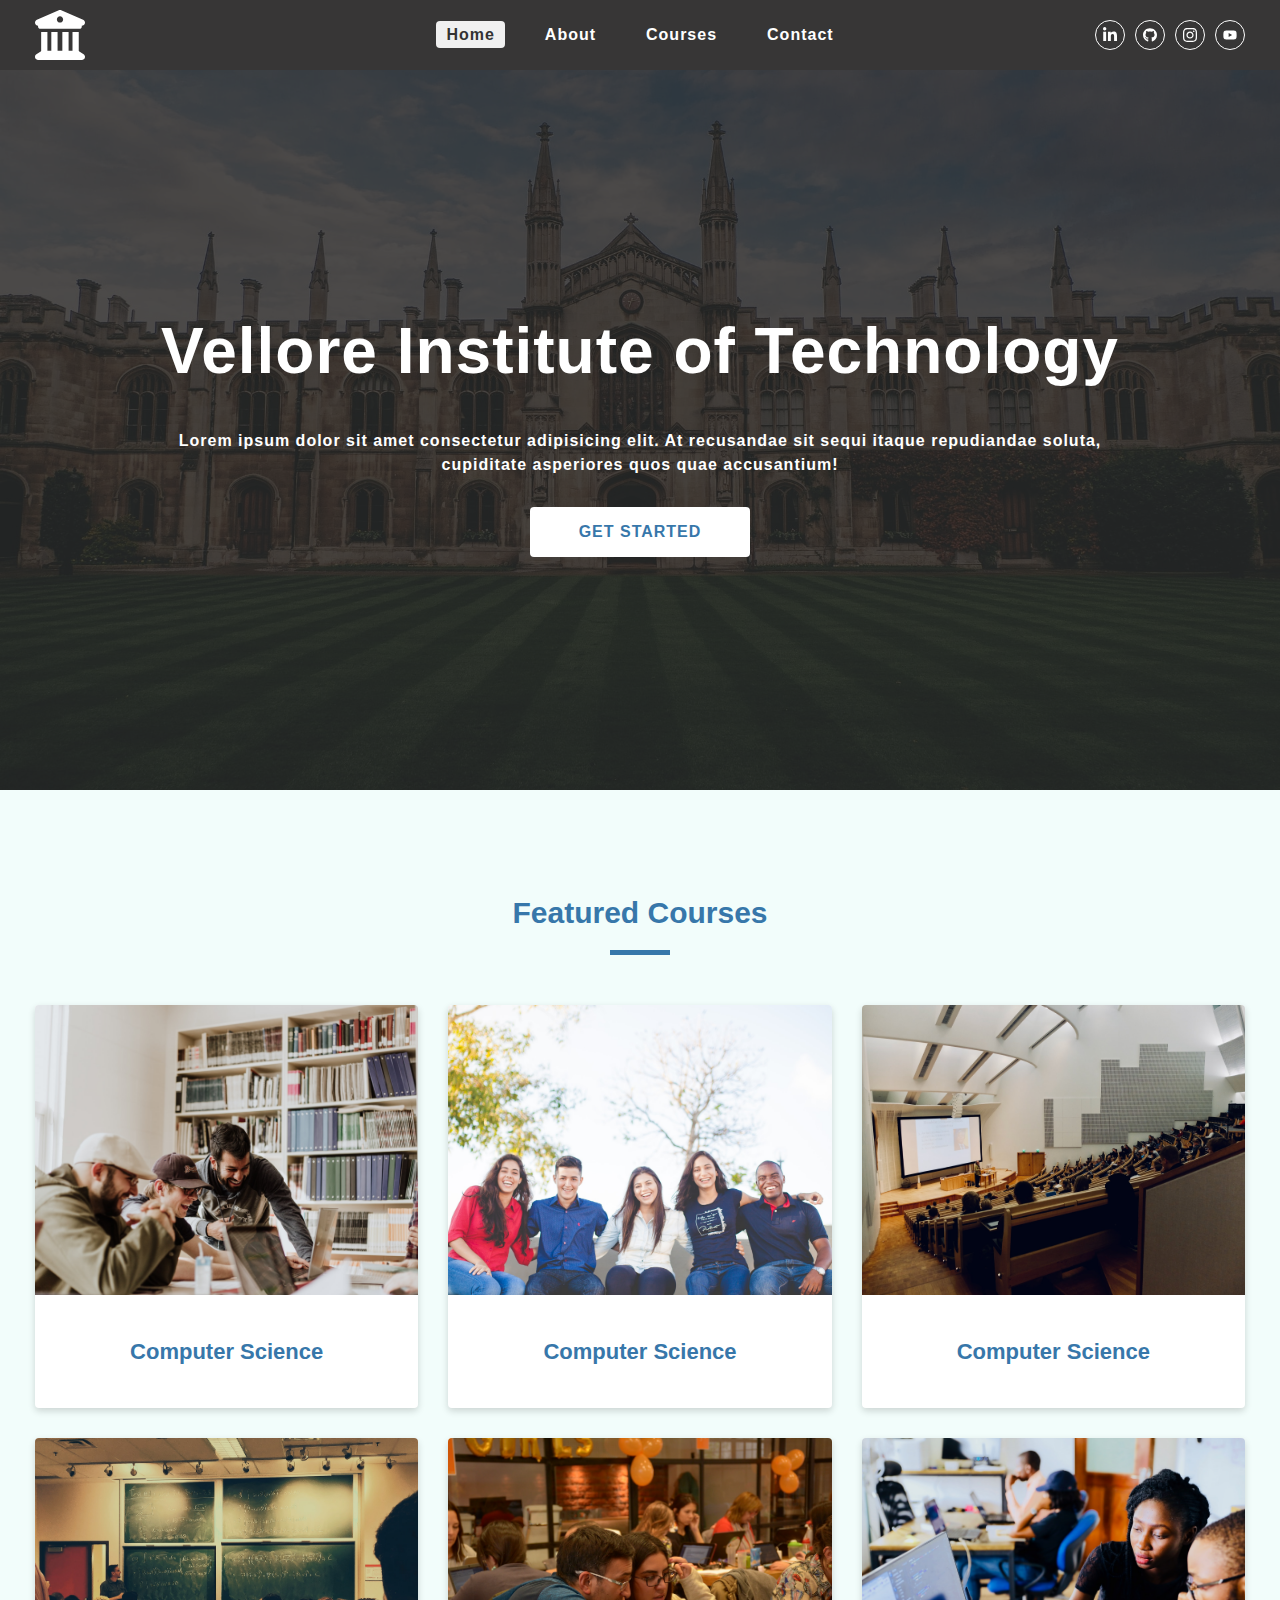
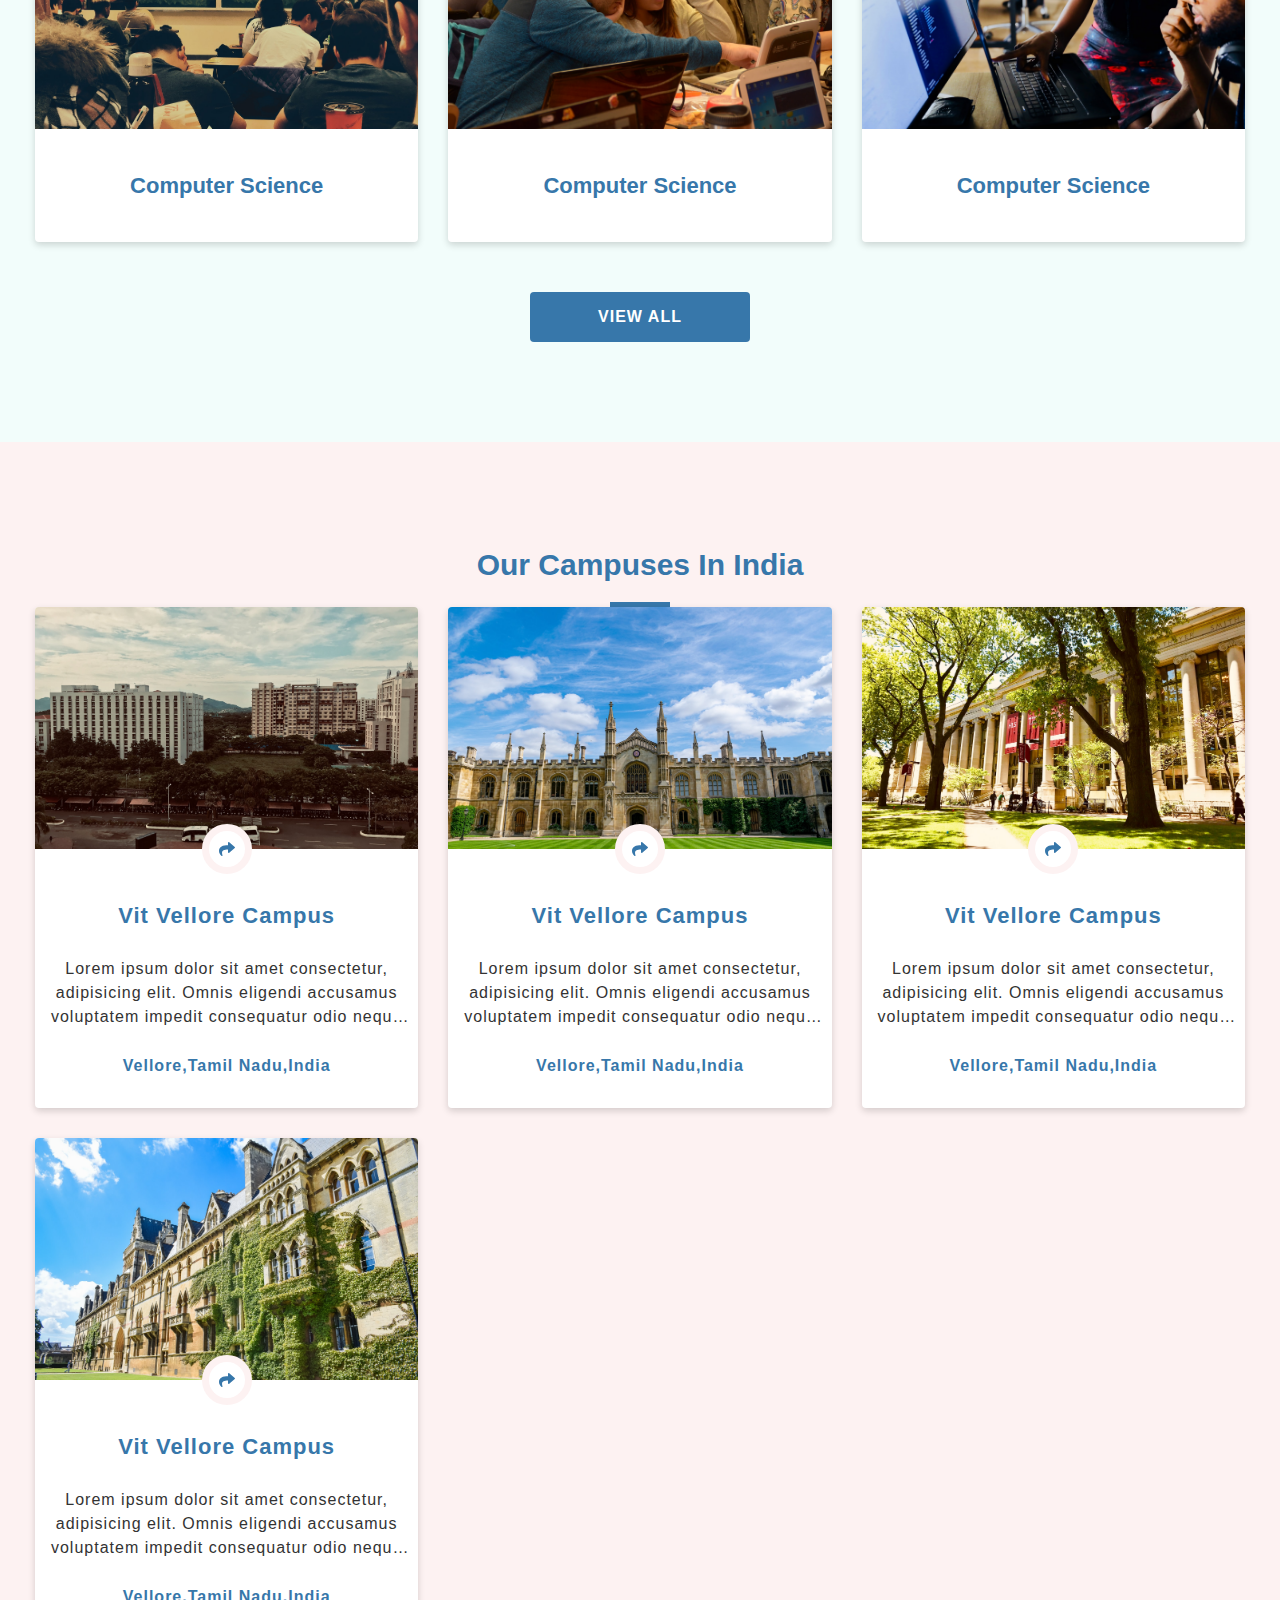
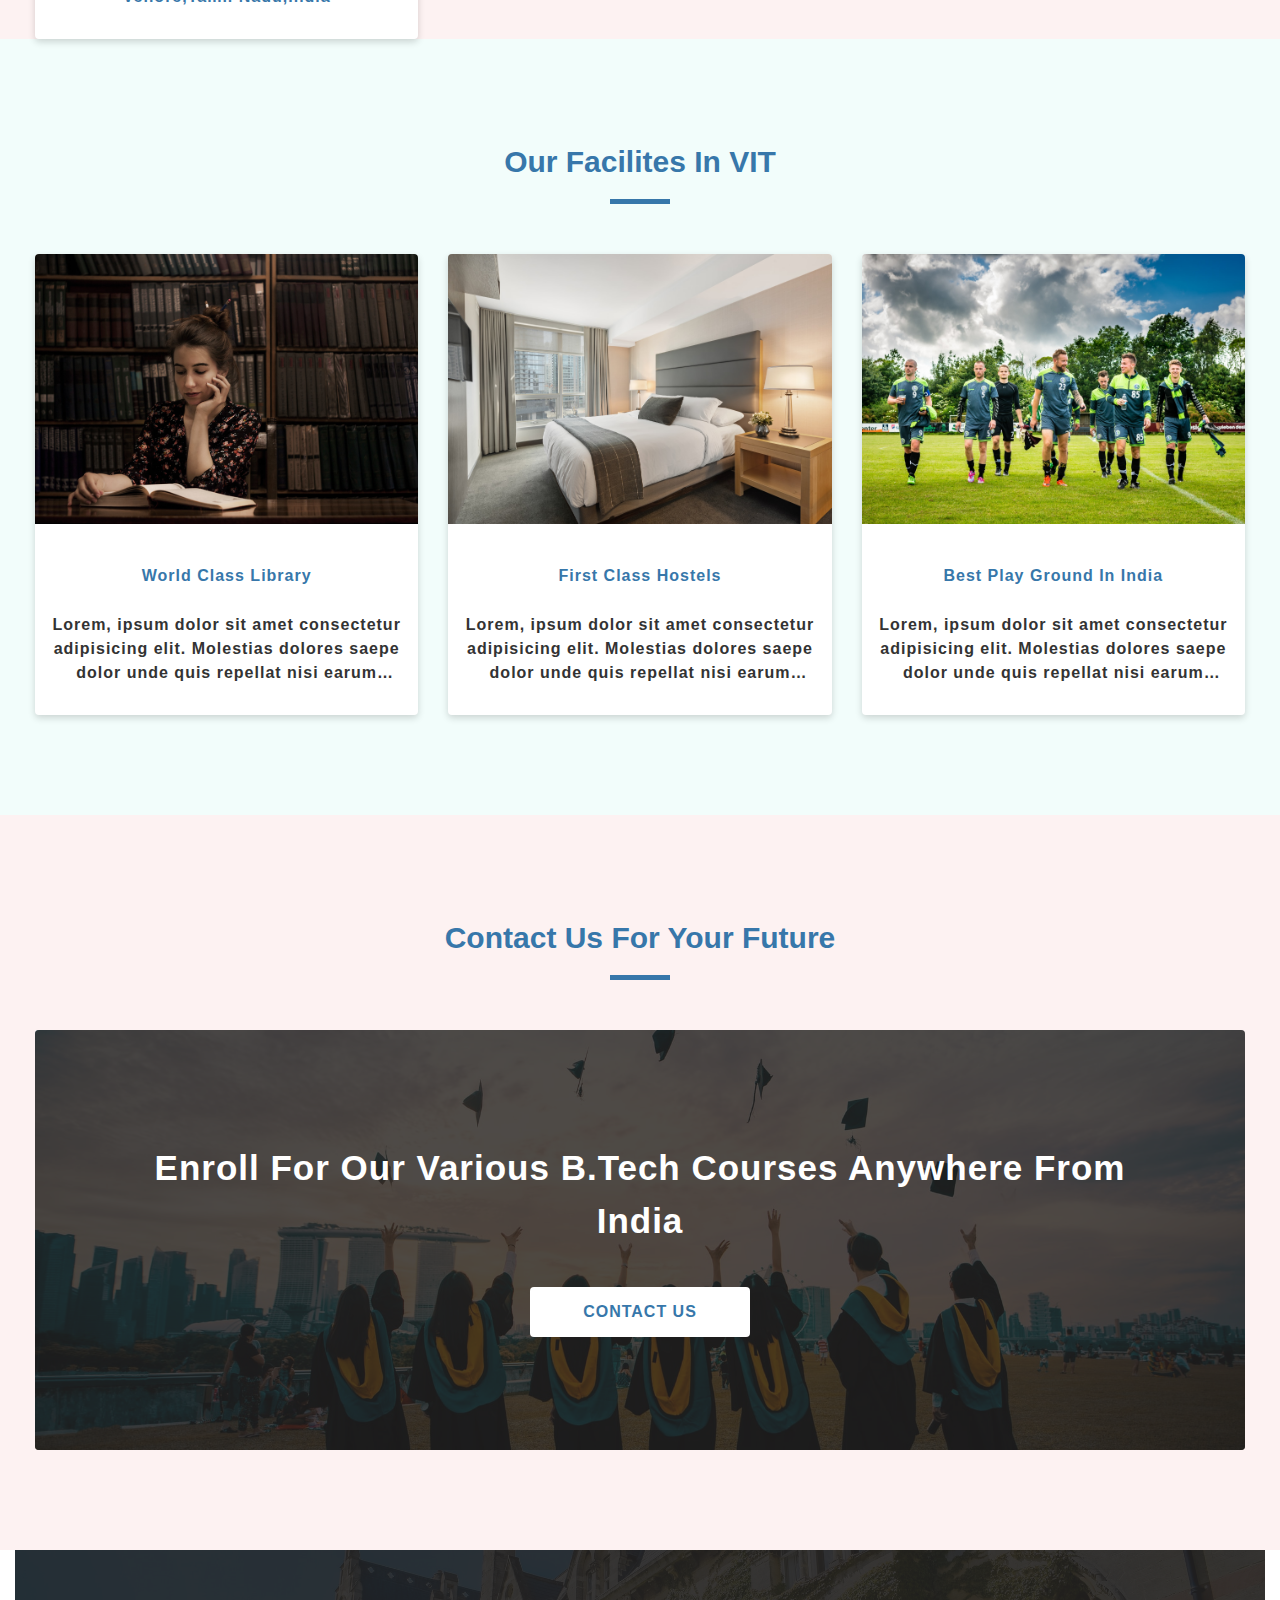
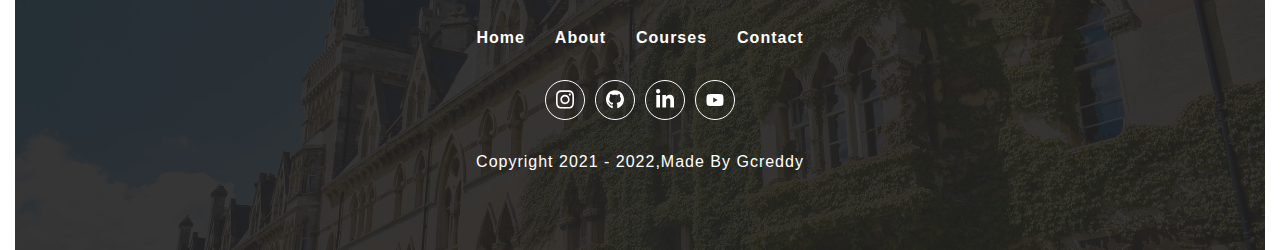
<file: stater-project1/index.html>
<!DOCTYPE html>
<html lang="en">
<head>
  <meta charset="UTF-8">
  <meta http-equiv="X-UA-Compatible" content="IE=edge">
  <meta name="viewport" content="width=device-width, initial-scale=1.0">
  <title>Srikanth || Vellore Institute of Technology</title>
  <link rel="shortcut icon" 
  href="./icons/university.svg"
  type="image/x-icon"
  />
  <link rel="stylesheet" href="./css/style.css" />
  <link rel="stylesheet" href="./css/navbar.css" />
  <link rel="stylesheet" href="./css/common.css" />
  <link rel="stylesheet" href="./css/sidebar.css" />
  <link rel="stylesheet" href="./css/footer.css" />
  <link rel="stylesheet" href="./css/home.css">
</head>
<body>
  <!-- nav section start -->
  <nav class="nav-container">
    <div class="nav-center wrapper">
      <div class="logo-section">
        <a href="./">
          <img src="./icons/university.svg" alt="university logo"
          class="logo"
          />
        </a>
      </div>
      <div class="hamburger">
        <img src="./icons/bars.svg" alt="sidebar open button" />
      </div>
      <div class="nav-links-main">
        <ul class="nav-links">
          <li><a href="./" class="nav-link active">home</a></li>
          <li><a href="./about.html" class="nav-link">about</a></li>
          <li><a href="./courses.html" class="nav-link">courses</a></li>
          <li><a href="./contact.html" class="nav-link">contact</a></li>
        </ul>
      </div>
      <div class="nav-social-links-main">
        <ul class="nav-social-links">
          <li class="nav-social-link">
            <a href="#">
              <img src="./icons/linkedin.svg" alt="linkedin" />
            </a>
          </li>
          <li class="nav-social-link">
            <a href="#">
              <img src="./icons/github.svg" alt="github" />
            </a>
          </li>
          <li class="nav-social-link">
            <a href="#">
              <img src="./icons/instagram.svg" alt="instagram" />
            </a>
          </li>
          <li class="nav-social-link">
            <a href="#">
              <img src="./icons/youtube.svg" alt="youtube" />
            </a>
          </li>
        </ul>
      </div>
    </div>
  </nav>
  <!-- nav section end -->
  
  <!-- sidebar section start -->
  <aside class="sidebar-container">
    <div class="sidebar-center wrapper">
      <div class="side-header">
        <div class="logo-section">
          <a href="./"
          ><img src="./icons/university.svg" alt="sidebar-logo"
          /></a>
        </div>
        <div class="close-button">
          <img src="./icons/close.svg" alt="sidebar close button" />
        </div>
      </div>
      <div class="sidebar-content paddingTopMobile">
        <div class="sidebar-links-main">
          <ul class="sidebar-links">
            <li><a href="./" class="nav-link active">home</a></li>
            <li><a href="./about.html" class="nav-link">about</a></li>
            <li><a href="./courses.html" class="nav-link">courses</a></li>
            <li><a href="./contact.html" class="nav-link">contact</a></li>
          </ul>
        </div>
      </div>
    </div>
  </aside>
  <!-- sidebar section end -->

  <!-- hero section start -->
  <div class="home-page page-hero-container">
    <div class="page-hero">
      <div class="hero-img-component">
        <div class="img-container">
          <img src="./assets/university-banner.jpeg" alt="university banner image"
          />
        </div>
      </div>
      <div class="herobox paddingBottomMobile-thirty paddingTopMobile-thirty">
        <div class="hero-content text-center wrapper text-container"
        >
         <h1 class="heading">Vellore Institute of Technology</h1>
          <p class="desc">
            Lorem ipsum dolor sit amet consectetur adipisicing elit. At recusandae sit sequi itaque repudiandae soluta, cupiditate asperiores quos quae accusantium!
          </p>
          <div class="button-container">
            <a href="./contact.html" class="home-button
            button-primary-light"
            >get started</a
          >
          </div>
        </div>
      </div>
    </div>
  </div>
  <!-- hero section end -->

  <!-- featured courses start -->
  <div class="featured-courses-container light-blue-background">
    <div class="featured-courses-center wrapper">
      <div 
      class="section-title paddingTopDesktop-hundred paddingTopMobile-fifty"
      >
      <h3 class="title">featured courses</h3>
      <div class="underline"></div>
    </div>
    <section 
    class="featured-courses paddingTopDesktop-fifty
    paddingBottomDesktop-fifty 
    paddingTopMobile-fifty paddingBottomMobile-fifty 
    three-column-layout"
    >
    <!--single course start -->
    <article class="single-course">
      <div class="img-container">
        <img src="./assets/course-1.jpeg" alt="course one" />
      </div>
      <div class="course-title">
        <p>computer science</p>
      </div>
    </article>
    <!--single course end -->
    <!--single course start -->
    <article class="single-course">
      <div class="img-container">
        <img src="./assets/course-2.jpeg" alt="course one" />
      </div>
      <div class="course-title">
        <p>computer science</p>
      </div>
    </article>
    <!--single course end -->
    <!--single course start -->
    <article class="single-course">
      <div class="img-container">
        <img src="./assets/course-3.jpeg" alt="course one" />
      </div>
      <div class="course-title">
        <p>computer science</p>
      </div>
    </article>
    <!--single course end -->
    <!--single course start -->
    <article class="single-course">
      <div class="img-container">
        <img src="./assets/course-4.jpeg" alt="course one" />
      </div>
      <div class="course-title">
        <p>computer science</p>
      </div>
    </article>
    <!--single course end -->
    <!--single course start -->
    <article class="single-course">
      <div class="img-container">
        <img src="./assets/course-5.jpeg" alt="course one" />
      </div>
      <div class="course-title">
        <p>computer science</p>
      </div>
    </article>
    <!--single course end -->
    <!--single course start -->
    <article class="single-course">
      <div class="img-container">
        <img src="./assets/course-6.jpeg" alt="course one" />
      </div>
      <div class="course-title">
        <p>computer science</p>
      </div>
    </article>
    <!--single course end -->
    </section>
    <div
      class="paddingBottomMobile-fifty paddingBottomDesktop-hundred text-center"
    >
      <a href="./courses.html" class="button-primary-dark">view all</a>
    </div>
    </div>
  </div>
  <!-- featured courses end -->

  <!-- our campuses start -->
  <div class="our-campuses-center light-pink-background">
    <div class="our-campuses-center wrapper">
      <div
        class="section-title paddingTopDesktop-hundred
         paddingTopMobile-fifty"
         >
         <h3 class="title">our campuses in india</h3>
         <div class="underline"></div>
        </div>
        <scction class="our-campuses.paddingTopDesktop-fifty.
        paddingBottomDesktop-hundred.paddingBottomMobile-fifty.
        paddingTopMobile-fifty three-column-layout"
        >
        <!-- single campuses start -->
        <article class="each-campus">
          <div class="img-container">
            <img src="./assets/campus-1.jpeg" alt="campus-1" />
            <a href="#" class="share-icon-campus">
              <img src="./icons/share.svg" alt="share icon" />
            </a>
          </div>
          <div class="campus-info text-center">
            <h2 class="campus-title">vit vellore campus</h2>
            <p class="desc">
              Lorem ipsum dolor sit amet consectetur, adipisicing elit. Omnis eligendi accusamus voluptatem impedit consequatur odio neque error maiores harum accusantium?
            </p>
            <h4 class="address">vellore,tamil nadu,india</h4>
          </div>
        </article>
        <!-- single campuses end -->
        <!-- single campuses start -->
        <article class="each-campus">
          <div class="img-container">
            <img src="./assets/campus-2.jpeg" alt="campus-1" />
            <a href="#" class="share-icon-campus">
              <img src="./icons/share.svg" alt="share icon" />
            </a>
          </div>
          <div class="campus-info text-center">
            <h2 class="campus-title">vit vellore campus</h2>
            <p class="desc">
              Lorem ipsum dolor sit amet consectetur, adipisicing elit. Omnis eligendi accusamus voluptatem impedit consequatur odio neque error maiores harum accusantium?
            </p>
            <h4 class="address">vellore,tamil nadu,india</h4>
          </div>
        </article>
        <!-- single campuses end -->
        <!-- single campuses start -->
        <article class="each-campus">
          <div class="img-container">
            <img src="./assets/campus-3.jpeg" alt="campus-1" />
            <a href="#" class="share-icon-campus">
              <img src="./icons/share.svg" alt="share icon" />
            </a>
          </div>
          <div class="campus-info text-center">
            <h2 class="campus-title">vit vellore campus</h2>
            <p class="desc">
              Lorem ipsum dolor sit amet consectetur, adipisicing elit. Omnis eligendi accusamus voluptatem impedit consequatur odio neque error maiores harum accusantium?
            </p>
            <h4 class="address">vellore,tamil nadu,india</h4>
          </div>
        </article>
        <!-- single campuses end -->
        <!-- single campuses start -->
        <article class="each-campus">
          <div class="img-container">
            <img src="./assets/campus-4.jpeg" alt="campus-1" />
            <a href="#" class="share-icon-campus">
              <img src="./icons/share.svg" alt="share icon" />
            </a>
          </div>
          <div class="campus-info text-center">
            <h2 class="campus-title">vit vellore campus</h2>
            <p class="desc">
              Lorem ipsum dolor sit amet consectetur, adipisicing elit. Omnis eligendi accusamus voluptatem impedit consequatur odio neque error maiores harum accusantium?
            </p>
            <h4 class="address">vellore,tamil nadu,india</h4>
          </div>
        </article>
        <!-- single campuses end -->
      </scction>
    </div>
  </div>
  <!-- our campuses end -->

    <!-- facilities section start-->
    <div class="our-facilities- container light-blue-background">
      <div class="our-facilities-center wrapper">
        <div 
          class="section-title paddingTopDesktop-hundred paddingTopMobile-fifty"
          >
          <h3 class="title">our facilites in VIT</h3>
          <div class="underline"></div>
        </div>
        <section 
          class="our-facilities paddingTopDesktop-fifty 
          paddingBottomDesktop-hundred paddingTopMobile-fifty 
          paddingBottomMobile-fifty three-column-layout"
          >
          <!-- single facility start -->
          <article class="each-facility">
            <div class="img-container">
              <img src="./assets/facility-1.jpeg" alt="facilities section" />
            </div>
            <div 
            class="facility-info paddingTopMobile-thirty
            paddingBottomMobile-thirty paddingTopDesktop-fourty
            paddingBottomDesktop-thirty text-center"
            >
            <h3 class="facility-title">world class library</h3>
            <p class="facility-desc">
              Lorem, ipsum dolor sit amet consectetur adipisicing elit. Molestias dolores saepe dolor unde quis repellat nisi earum perferendis distinctio officia molestiae odio, tempora, natus aspernatur.
            </p>
          </div>
          </article>
          <!-- single facility end -->
          <!-- single facility start -->
          <article class="each-facility">
            <div class="img-container">
              <img src="./assets/facility-2.jpeg" alt="facilities section" />
            </div>
            <div 
            class="facility-info paddingTopMobile-thirty
            paddingBottomMobile-thirty paddingTopDesktop-fourty
            paddingBottomDesktop-thirty text-center"
            >
            <h3 class="facility-title">first class hostels</h3>
            <p class="facility-desc">
              Lorem, ipsum dolor sit amet consectetur adipisicing elit. Molestias dolores saepe dolor unde quis repellat nisi earum perferendis distinctio officia molestiae odio, tempora, natus aspernatur.
            </p>
          </div>
          </article>
          <!-- single facility end -->
          <!-- single facility start -->
          <article class="each-facility">
            <div class="img-container">
              <img src="./assets/facility-3.jpeg" alt="facilities section" />
            </div>
            <div 
            class="facility-info paddingTopMobile-thirty
            paddingBottomMobile-thirty paddingTopDesktop-fourty
            paddingBottomDesktop-thirty text-center"
            >
            <h3 class="facility-title">best play ground in india</h3>
            <p class="facility-desc">
              Lorem, ipsum dolor sit amet consectetur adipisicing elit. Molestias dolores saepe dolor unde quis repellat nisi earum perferendis distinctio officia molestiae odio, tempora, natus aspernatur.
            </p>
          </div>
          </article>
          <!-- single facility end -->
        </section>
      </div>
    </div>
    <!-- facilities section end -->

  <!-- contact promotion section start -->
  <div class="contact-promotion-container light-pink-background">
    <div class="contact-promotion-center wrapper">
      <div class="section-title paddingTopDesktop-hundred paddingTopMobile-fifty"
      >
        <h3 class="title">contact us for your future</h3>
        <div class="underline"></div>
      </div>
      <section
       class="contact-promotion paddingTopDesktop-fifty
       paddingTopMobile-fifty paddingBottomDesktop-hundred paddingBottomMobile-thirty"
       >
        <div class="contact-promo-img">
          <img
            src="./assets/contact-promotion.jpeg"
            alt="contact us promotion image"
            />
            <div class="contact-info-container text-center text-container">
              <h2 class="contact-heading">
              enroll for our various b.tech courses anywhere from
              india
           </h2>
           <a href="./contact.html"
           class="button-primary-light">contact us</a>
            </div>
        </div>
      </section>
    </div>
  </div>
  <!-- contact promotion section end -->

  <!-- footer section start -->
  <footer class="footer-container">
    <div class="footer-center wrapper">
      <div class="footer-links-main">
      <ul class="footer-links">
        <li><a href="./" class="footer-link">home</a></li>
        <li><a href="./about.html" class="footer-link">about</a></li>
        <li><a href="./courses.html" class="footer-link">courses</a></li>
        <li><a href="./contact.html" class="footer-link">contact</a></li>
        </ul>  
      </div>
      <div class="social-links-main">
        <ul class="social-links">
          <li class="social-link">
            <a href="#"
            ><img src="./icons/instagram.svg" alt="instagram"
            /></a>
          </li>
          <li class="social-link">
            <a href="#"
            ><img src="./icons/github.svg" alt="github"
            /></a>
          </li>
          <li class="social-link">
            <a href="#"
            ><img src="./icons/linkedin.svg" alt="linkedin"
            /></a>
          </li>
          <li class="social-link">
            <a href="#"
            ><img src="./icons/youtube.svg" alt="youtube"
            /></a>
          </li>
        </ul>
      </div>
      <div class="footer-copy-right">
        <p>copyright 2021 - <span class="copyright-date">2022</span>,made by gcreddy</p>
      </div>
    </div>
  </footer>
  <!-- footer section end -->
  <!-- script -->
  <script src="./js/app.js"></script>
  </body>
</html>
</file>
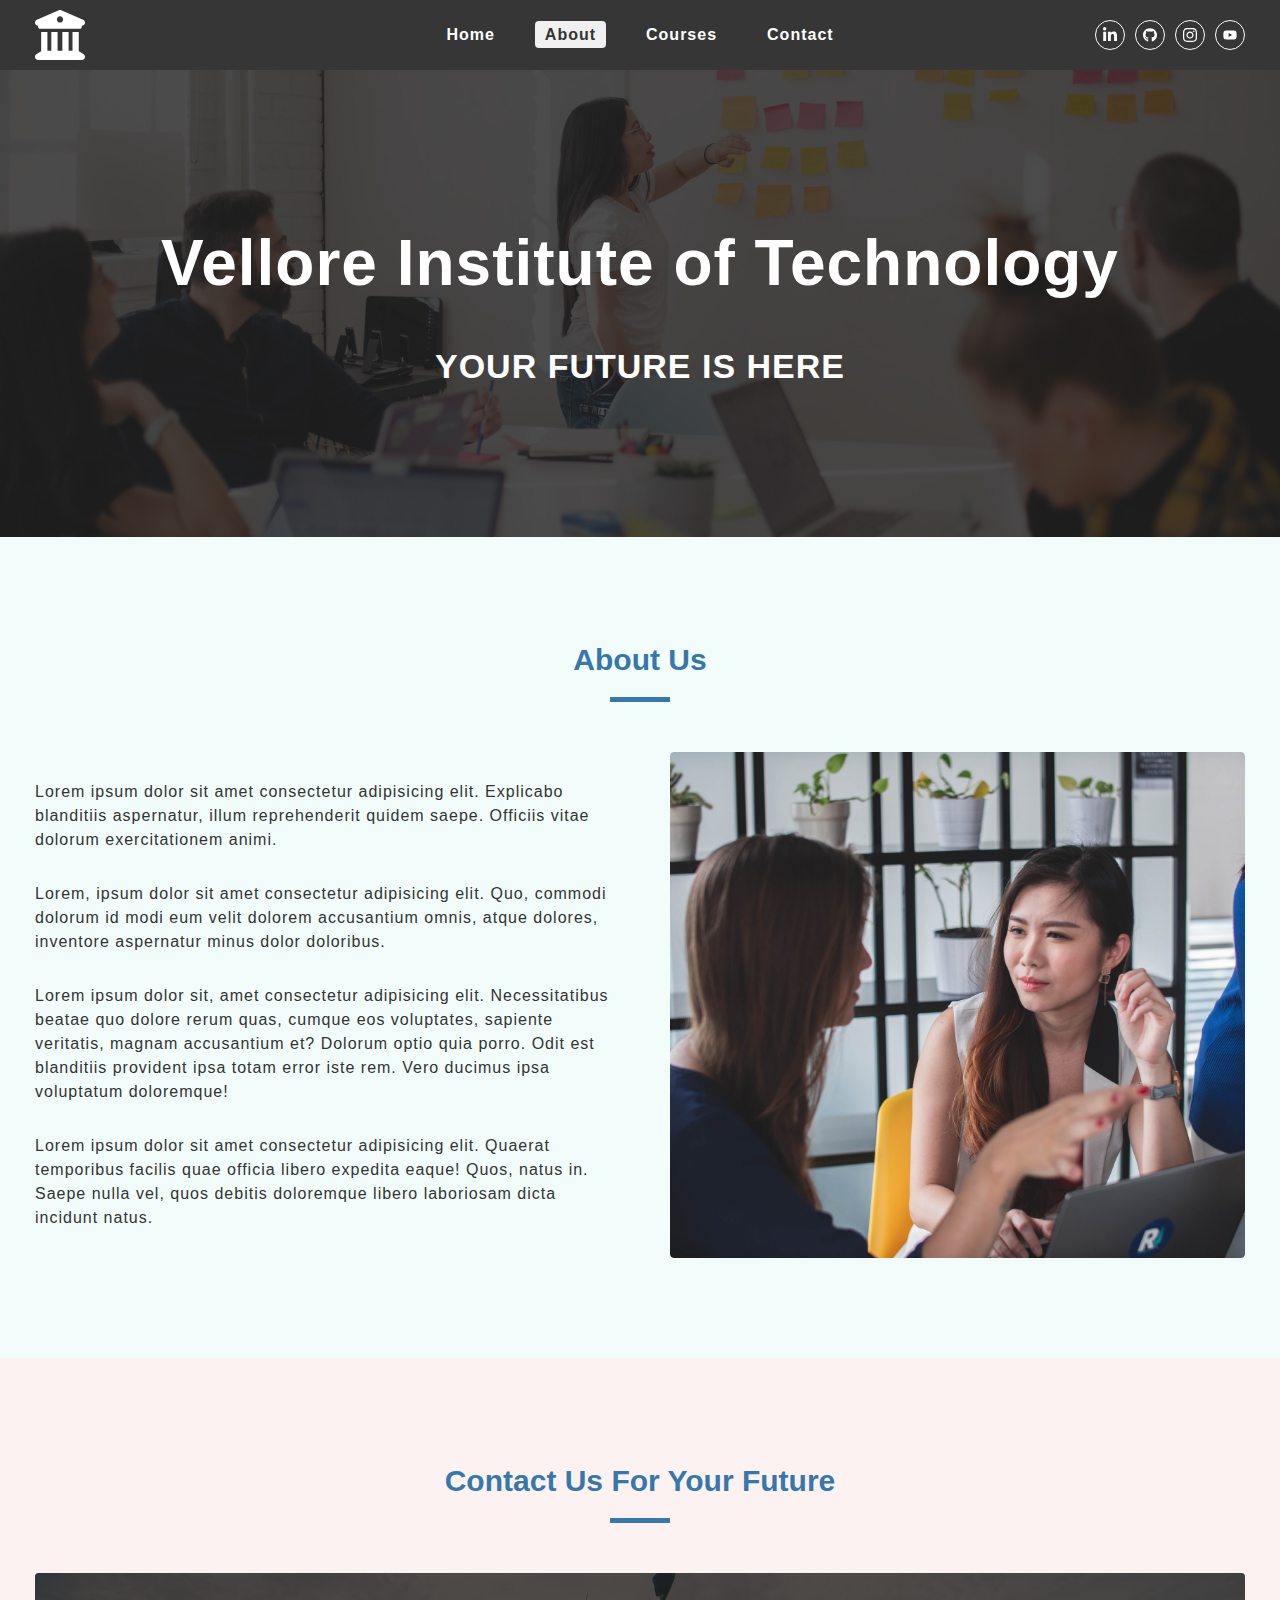
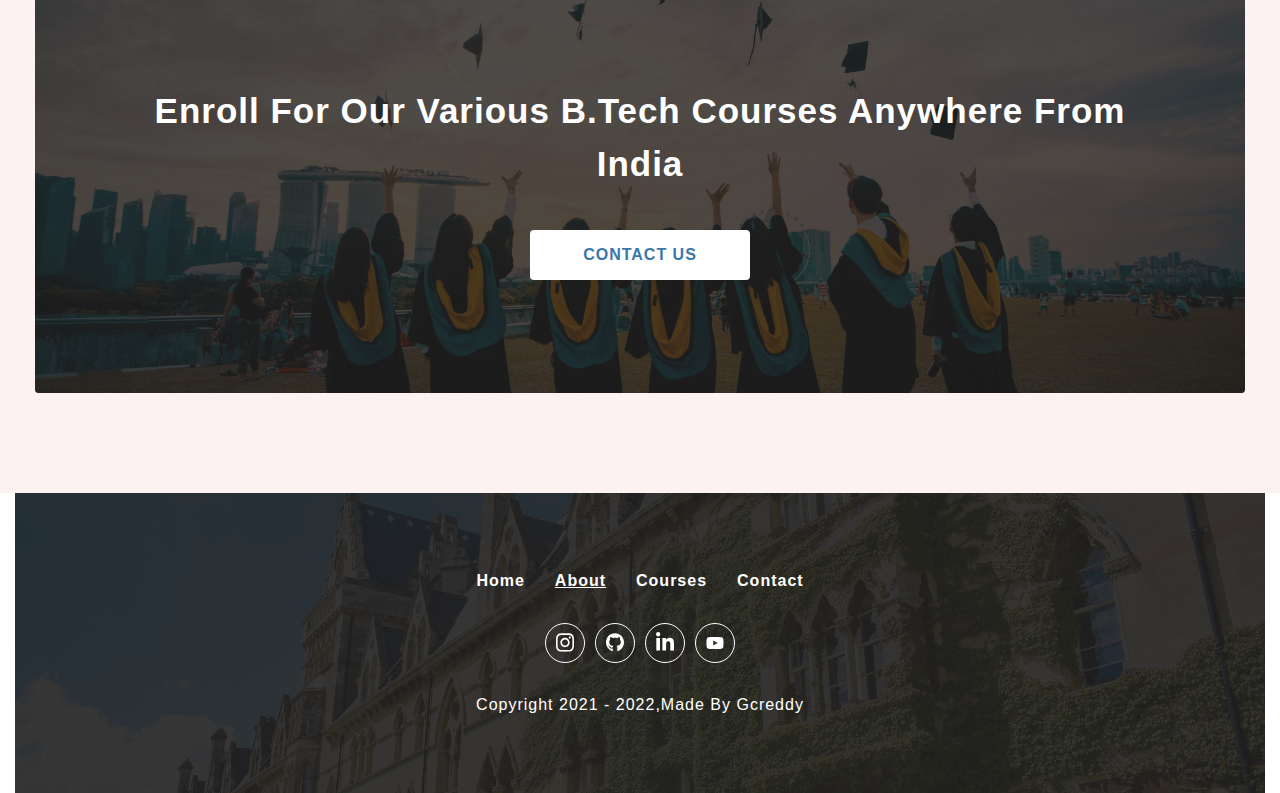
<file: stater-project1/about.html>
<!DOCTYPE html>
<html lang="en">
<head>
  <meta charset="UTF-8">
  <meta http-equiv="X-UA-Compatible" content="IE=edge">
  <meta name="viewport" content="width=device-width, initial-scale=1.0">
  <title>Srikanth || About Vellore Institute of Technology</title>
  <link rel="shortcut icon" 
  href="./icons/university.svg"
  type="image/x-icon"
  />
  <link rel="stylesheet" href="./css/style.css" />
  <link rel="stylesheet" href="./css/navbar.css" />
  <link rel="stylesheet" href="./css/common.css" />
  <link rel="stylesheet" href="./css/sidebar.css" />
  <link rel="stylesheet" href="./css/footer.css" />
  <link rel="stylesheet" href="./css/singlefeatured.css" />
</head>
<body>
  <!-- nav section start -->
  <nav class="nav-container">
    <div class="nav-center wrapper">
      <div class="logo-section">
        <a href="./">
          <img src="./icons/university.svg" alt="university logo"
          class="logo"
          />
        </a>
      </div>
      <div class="hamburger">
        <img src="./icons/bars.svg" alt="sidebar open button" />
      </div>
      <div class="nav-links-main">
        <ul class="nav-links">
          <li><a href="./" class="nav-link">home</a></li>
          <li><a href="./about.html" class="nav-link active">about</a></li>
          <li><a href="./courses.html" class="nav-link">courses</a></li>
          <li><a href="./contact.html" class="nav-link">contact</a></li>
        </ul>
      </div>
      <div class="nav-social-links-main">
        <ul class="nav-social-links">
          <li class="nav-social-link">
            <a href="#">
              <img src="./icons/linkedin.svg" alt="linkedin" />
            </a>
          </li>
          <li class="nav-social-link">
            <a href="#">
              <img src="./icons/github.svg" alt="github" />
            </a>
          </li>
          <li class="nav-social-link">
            <a href="#">
              <img src="./icons/instagram.svg" alt="instagram" />
            </a>
          </li>
          <li class="nav-social-link">
            <a href="#">
              <img src="./icons/youtube.svg" alt="youtube" />
            </a>
          </li>
        </ul>
      </div>
    </div>
  </nav>
  <!-- nav section end -->
  
  <!-- sidebar section start -->
  <aside class="sidebar-container">
    <div class="sidebar-center wrapper">
      <div class="side-header">
        <div class="logo-section">
          <a href="./"
          ><img src="./icons/university.svg" alt="sidebar-logo"
          /></a>
        </div>
        <div class="close-button">
          <img src="./icons/close.svg" alt="sidebar close button" />
        </div>
      </div>
      <div class="sidebar-content paddingTopMobile">
        <div class="sidebar-links-main">
          <ul class="sidebar-links">
            <li><a href="./" class="nav-link">home</a></li>
            <li><a href="./about.html" class="nav-link active">about</a></li>
            <li><a href="./courses.html" class="nav-link">courses</a></li>
            <li><a href="./contact.html" class="nav-link">contact</a></li>
          </ul>
        </div>
      </div>
    </div>
  </aside>
  <!-- sidebar section end -->

  <!-- hero section start -->
  <div class="page-hero-container">
    <div class="page-hero">
      <div class="hero-img-component">
        <div class="img-container">
          <img 
            src="./assets/about-banner.jpeg"
            alt="about section banner image"
            />
        </div>
      </div>
      <div class="herobox paddingBottomMobile-thirty paddingTopMobile-thirty">
        <div class="hero-content text-center wrapper text-container"
        >
          <h1 class="heading">Vellore Institute of Technology</h1>
          <div class="small-heading">your future is here</div>
        </div>
      </div>
    </div>
  </div>
  <!-- hero section end -->

  <!--single featured container start -->
  <div 
    class="single-featured-container light-blue-background
  reverse-content"
  >
    <div class="single-featured-center wrapper">
      <div 
         class="section-title paddingTopDesktop-hundred
         paddingTopMobile-fifty"
         >
         <h3 class="title">about us</h3>
         <div class="underline"></div>
        </div>
        <div class="single-featured paddingTopDesktop-fifty
        paddingBottomDesktop-hundred paddingTopMobile-fifty
        paddingBottomMobile-fifty">
          <div class="image-component single-featured-image paddingBottomMobile-fifty">
            <img src="./assets/about-section.jpeg" alt="about section image" />
          </div>
          <div class="single-featured-text-component">
            <div class="featured-center">
              <div class="about-info">
                <p>
                  Lorem ipsum dolor sit amet consectetur adipisicing elit. Explicabo blanditiis aspernatur, illum reprehenderit quidem saepe. Officiis vitae dolorum exercitationem animi.
                </p>
                <p>
                  Lorem, ipsum dolor sit amet consectetur adipisicing elit. Quo, commodi dolorum id modi eum velit dolorem accusantium omnis, atque dolores, inventore aspernatur minus dolor doloribus.
                </p>
                <p>
                  Lorem ipsum dolor sit, amet consectetur adipisicing elit. Necessitatibus beatae quo dolore rerum quas, cumque eos voluptates, sapiente veritatis, magnam accusantium et? Dolorum optio quia porro. Odit est blanditiis provident ipsa totam error iste rem. Vero ducimus ipsa voluptatum doloremque!
                </p>
                <p>
                  Lorem ipsum dolor sit amet consectetur adipisicing elit. Quaerat temporibus facilis quae officia libero expedita eaque! Quos, natus in. Saepe nulla vel, quos debitis doloremque libero laboriosam dicta incidunt natus.
                </p>
              </div>
            </div>
          </div>
        </div>
    </div>
  </div>
  <!--single featured container end -->
  

  <!-- contact promotion section start -->
  <div class="contact-promotion-container light-pink-background">
    <div class="contact-promotion-center wrapper">
      <div class="section-title paddingTopDesktop-hundred paddingTopMobile-fifty"
      >
        <h3 class="title">contact us for your future</h3>
        <div class="underline"></div>
      </div>
      <section
       class="contact-promotion paddingTopDesktop-fifty
       paddingTopMobile-fifty paddingBottomDesktop-hundred paddingBottomMobile-fifty"
       >
        <div class="contact-promo-img">
          <img
            src="./assets/contact-promotion.jpeg"
            alt="contact us promotion image"
            />
            <div class="contact-info-container text-center text-container">
              <h2 class="contact-heading">
              enroll for our various b.tech courses anywhere from
              india
           </h2>
           <a href="./contact.html"
           class="button-primary-light">contact us</a>
            </div>
        </div>
      </section>
    </div>
  </div>
  <!-- contact promotion section end -->

  <!-- footer section start -->
  <footer class="footer-container">
    <div class="footer-center wrapper">
      <div class="footer-links-main">
      <ul class="footer-links">
        <li><a href="./" class="footer-link">home</a></li>
        <li><a href="./about.html" class="footer-link active">about</a></li>
        <li><a href="./courses.html" class="footer-link">courses</a></li>
        <li><a href="./contact.html" class="footer-link">contact</a></li>
        </ul>  
      </div>
      <div class="social-links-main">
        <ul class="social-links">
          <li class="social-link">
            <a href="#"
            ><img src="./icons/instagram.svg" alt="instagram"
            /></a>
          </li>
          <li class="social-link">
            <a href="#"
            ><img src="./icons/github.svg" alt="github"
            /></a>
          </li>
          <li class="social-link">
            <a href="#"
            ><img src="./icons/linkedin.svg" alt="linkedin"
            /></a>
          </li>
          <li class="social-link">
            <a href="#"
            ><img src="./icons/youtube.svg" alt="youtube"
            /></a>
          </li>
        </ul>
      </div>
      <div class="footer-copy-right">
        <p>copyright 2021 - <span class="copyright-date">2022</span>,made by gcreddy</p>
      </div>
    </div>
  </footer>
  <!-- footer section end -->
   <!-- script -->
   <script src="./js/app.js"></script>
  </body>
</html>
</file>
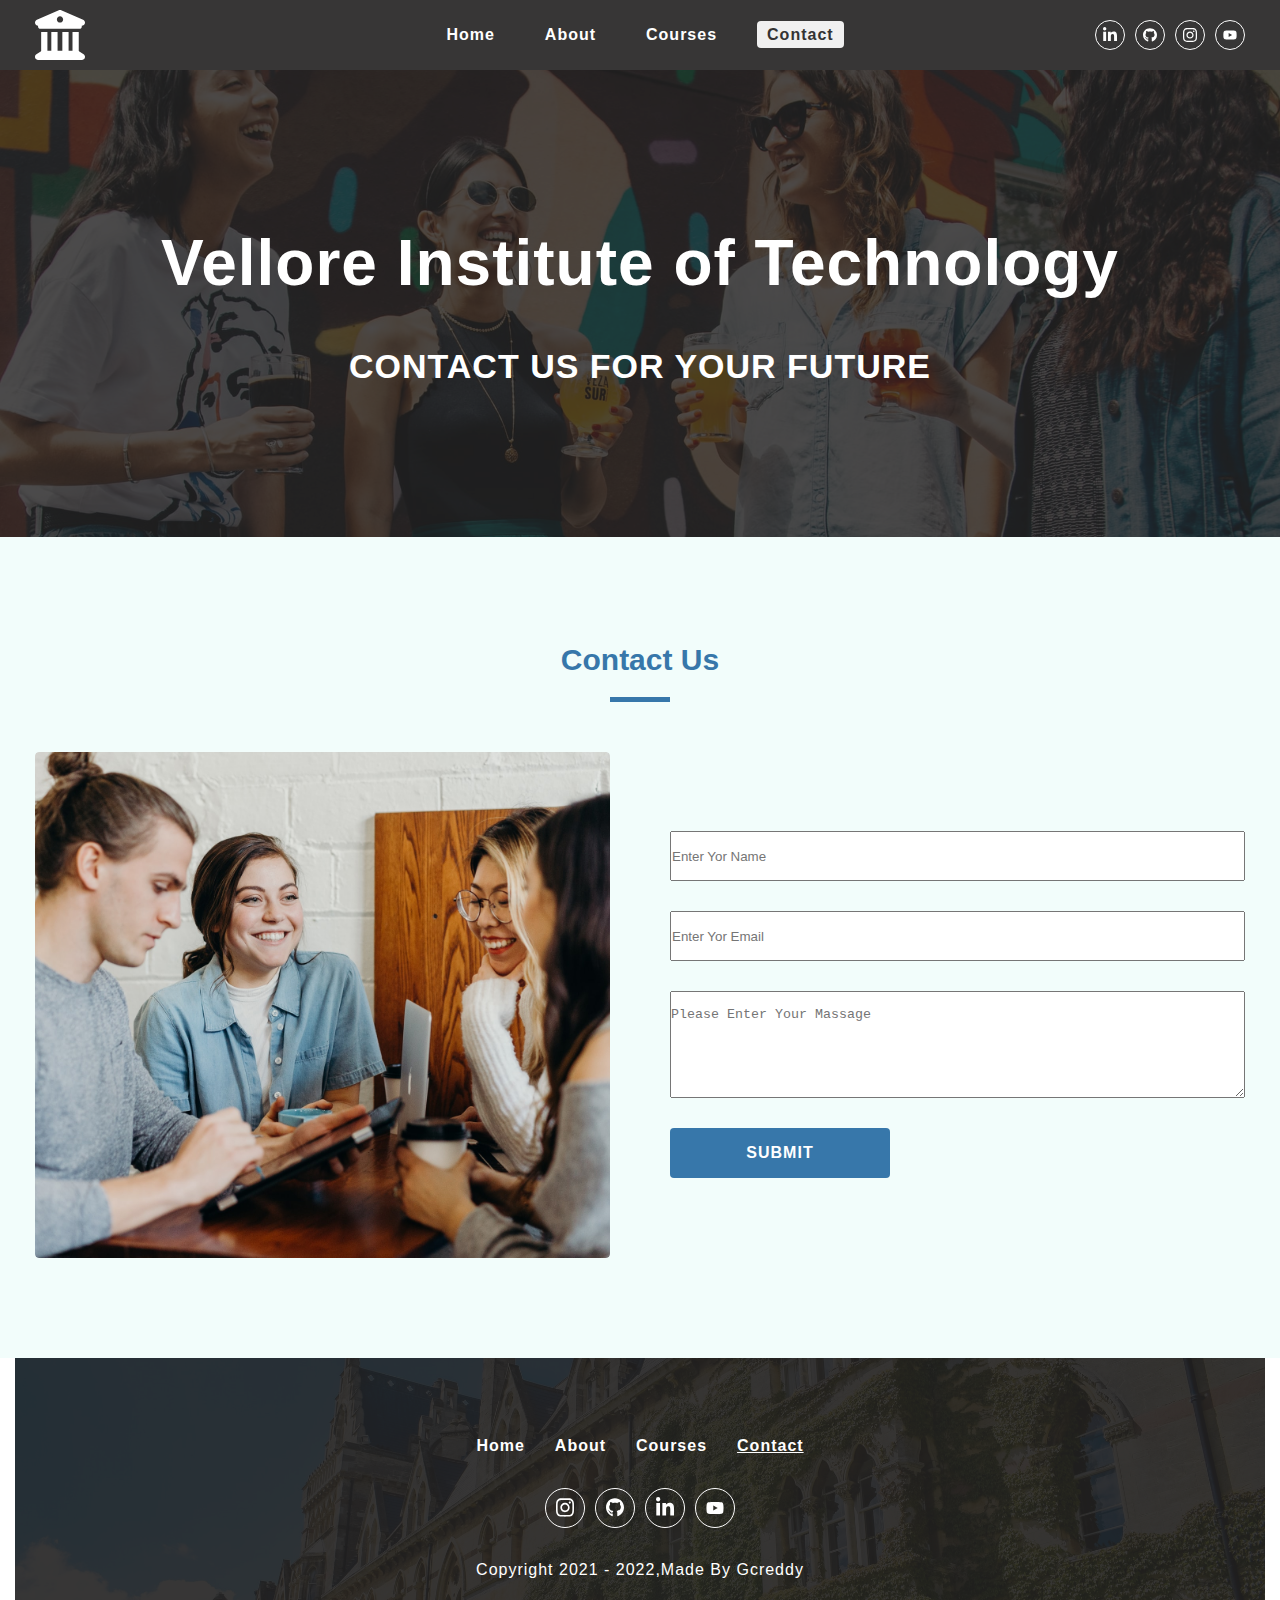
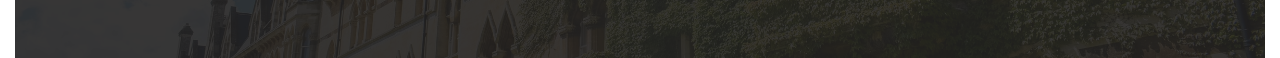
<file: stater-project1/contact.html>
<!DOCTYPE html>
<html lang="en">
<head>
  <meta charset="UTF-8">
  <meta http-equiv="X-UA-Compatible" content="IE=edge">
  <meta name="viewport" content="width=device-width, initial-scale=1.0">
  <title>Srikanth ||Contact Vellore Institute of Technology</title>
  <link rel="shortcut icon" 
  href="./icons/university.svg"
  type="image/x-icon"
  />
  <link rel="stylesheet" href="./css/style.css" />
  <link rel="stylesheet" href="./css/navbar.css" />
  <link rel="stylesheet" href="./css/common.css" />
  <link rel="stylesheet" href="./css/sidebar.css" />
  <link rel="stylesheet" href="./css/footer.css" />
  <link rel="stylesheet" href="./css/singlefeatured.css" />
</head>
<body>
  <!-- nav section start -->
  <nav class="nav-container">
    <div class="nav-center wrapper">
      <div class="logo-section">
        <a href="./">
          <img src="./icons/university.svg" alt="university logo"
          class="logo"
          />
        </a>
      </div>
      <div class="hamburger">
        <img src="./icons/bars.svg" alt="sidebar open button" />
      </div>
      <div class="nav-links-main">
        <ul class="nav-links">
          <li><a href="./" class="nav-link">home</a></li>
          <li><a href="./about.html" class="nav-link">about</a></li>
          <li><a href="./courses.html" class="nav-link">courses</a></li>
          <li><a href="./contact.html" class="nav-link active">contact</a></li>
        </ul>
      </div>
      <div class="nav-social-links-main">
        <ul class="nav-social-links">
          <li class="nav-social-link">
            <a href="#">
              <img src="./icons/linkedin.svg" alt="linkedin" />
            </a>
          </li>
          <li class="nav-social-link">
            <a href="#">
              <img src="./icons/github.svg" alt="github" />
            </a>
          </li>
          <li class="nav-social-link">
            <a href="#">
              <img src="./icons/instagram.svg" alt="instagram" />
            </a>
          </li>
          <li class="nav-social-link">
            <a href="#">
              <img src="./icons/youtube.svg" alt="youtube" />
            </a>
          </li>
        </ul>
      </div>
    </div>
  </nav>
  <!-- nav section end -->
  
  <!-- sidebar section start -->
  <aside class="sidebar-container">
    <div class="sidebar-center wrapper">
      <div class="side-header">
        <div class="logo-section">
          <a href="./"
          ><img src="./icons/university.svg" alt="sidebar-logo"
          /></a>
        </div>
        <div class="close-button">
          <img src="./icons/close.svg" alt="sidebar close button" />
        </div>
      </div>
      <div class="sidebar-content paddingTopMobile">
        <div class="sidebar-links-main">
          <ul class="sidebar-links">
            <li><a href="./" class="nav-link">home</a></li>
            <li><a href="./about.html" class="nav-link">about</a></li>
            <li><a href="./courses.html" class="nav-link">courses</a></li>
            <li><a href="./contact.html" class="nav-link active">contact</a></li>
          </ul>
        </div>
      </div>
    </div>
  </aside>
  <!-- sidebar section end -->

  <!-- hero section start -->
  <div class="page-hero-container">
    <div class="page-hero">
      <div class="hero-img-component">
        <div class="img-container">
          <img 
            src="./assets/contact-banner.jpeg"
            alt="contact section banner image"
            />
        </div>
      </div>
      <div class="herobox paddingBottomMobile-thirty paddingTopMobile-thirty">
        <div class="hero-content text-center wrapper text-container"
        >
          <h1 class="heading">Vellore Institute of Technology</h1>
          <div class="small-heading">contact us for your future</div>
        </div>
      </div>
    </div>
  </div>
  <!-- hero section end -->
  <!-- single featured component start -->
  <div class="single-featured-container light-blue-background">
    <div class="single-featured-center wrapper">
      <div 
         class="section-title paddingTopMobile-fifty
         paddingTopDesktop-hundred"
        >
         <h3 class="title">contact us</h3>
         <div class="underline"></div>
        </div>
        <div class="single-featured paddingTopDesktop-fifty
        paddingBottomDesktop-hundred paddingTopMobile-fifty
        paddingBottomMobile-fifty">
          <div class="image-component single-featured-image paddingBottomMobile-fifty"
          >
            <img 
               src="./assets/contact-section.jpeg" alt="contact section image"
               />
          </div>
          <div class="single-featured-text-component">
            <div class="featured-center">
              <div class="about-info">
                <form class="contact-us-form">
                  <input
                  type="text"
                  name="name"
                  id="name"
                  placeholder="enter yor name"
                  class="primary-input full-width-mobile full-width-desktop" 
                  />
                  <input
                  type="email"
                  name="name"
                  id="name"
                  placeholder="enter yor email"
                  class="primary-input full-width-mobile full-width-desktop"
                  />
                  <textarea
                  name="message"
                  id="message"
                  cols="30"
                  rows="5"
                  class="primary-textarea full-width-mobile full-width-desktop" 
                  placeholder="please enter your massage"
                  ></textarea>
                  <button class="button-primary-dark full-width-mobile">submit</button>
                </form>
              </div>
            </div>
          </div>
        </div>
    </div>
  </div>
  <!-- single featured component end -->
   
  <!-- footer section start -->
  <footer class="footer-container">
    <div class="footer-center wrapper">
      <div class="footer-links-main">
      <ul class="footer-links">
        <li><a href="./" class="footer-link">home</a></li>
        <li><a href="./about.html" class="footer-link">about</a></li>
        <li><a href="./courses.html" class="footer-link">courses</a></li>
        <li><a href="./contact.html" class="footer-link active">contact</a></li>
        </ul>  
      </div>
      <div class="social-links-main">
        <ul class="social-links">
          <li class="social-link">
            <a href="#"
            ><img src="./icons/instagram.svg" alt="instagram"
            /></a>
          </li>
          <li class="social-link">
            <a href="#"
            ><img src="./icons/github.svg" alt="github"
            /></a>
          </li>
          <li class="social-link">
            <a href="#"
            ><img src="./icons/linkedin.svg" alt="linkedin"
            /></a>
          </li>
          <li class="social-link">
            <a href="#"
            ><img src="./icons/youtube.svg" alt="youtube"
            /></a>
          </li>
        </ul>
      </div>
      <div class="footer-copy-right">
        <p>copyright 2021 - <span class="copyright-date">2022</span>,made by gcreddy</p>
      </div>
    </div>
  </footer>
  <!-- footer section end -->
   <!-- script -->
   <script src="./js/app.js"></script>
  </body>
</html>
</file>
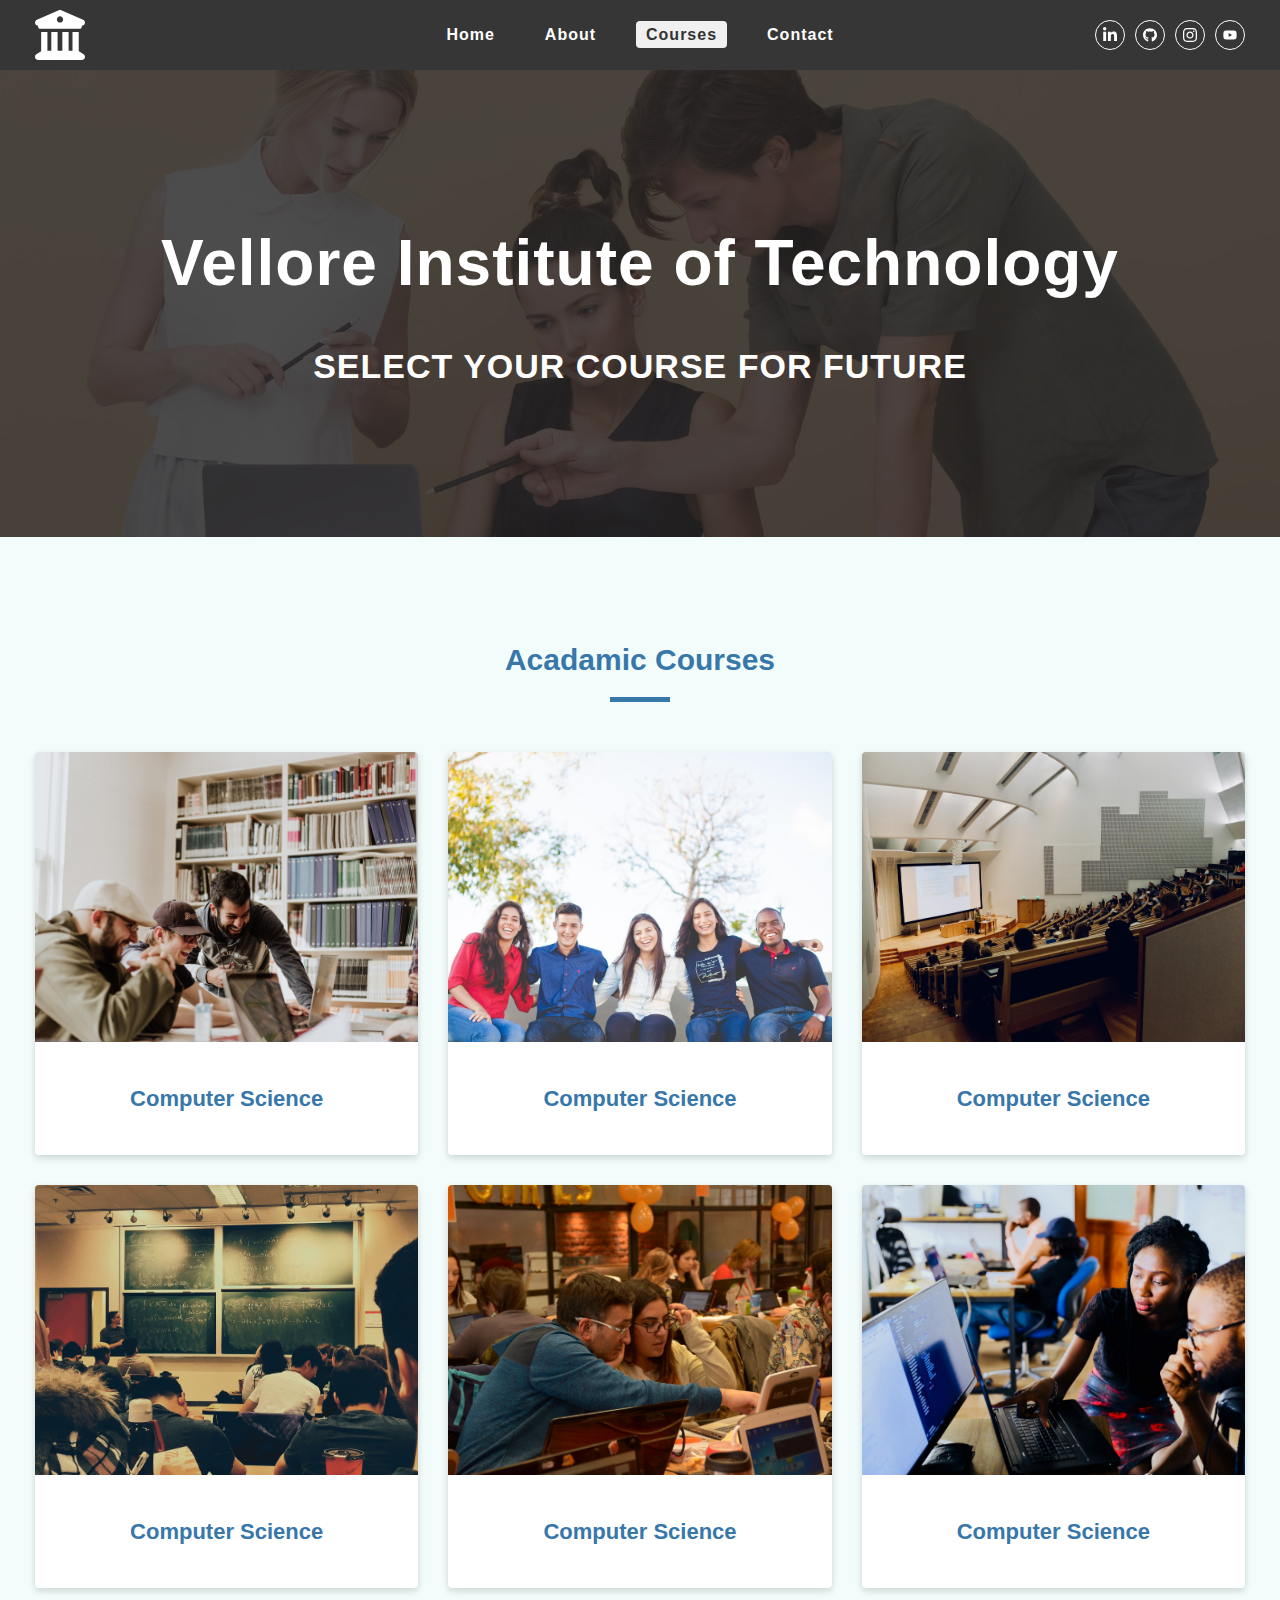
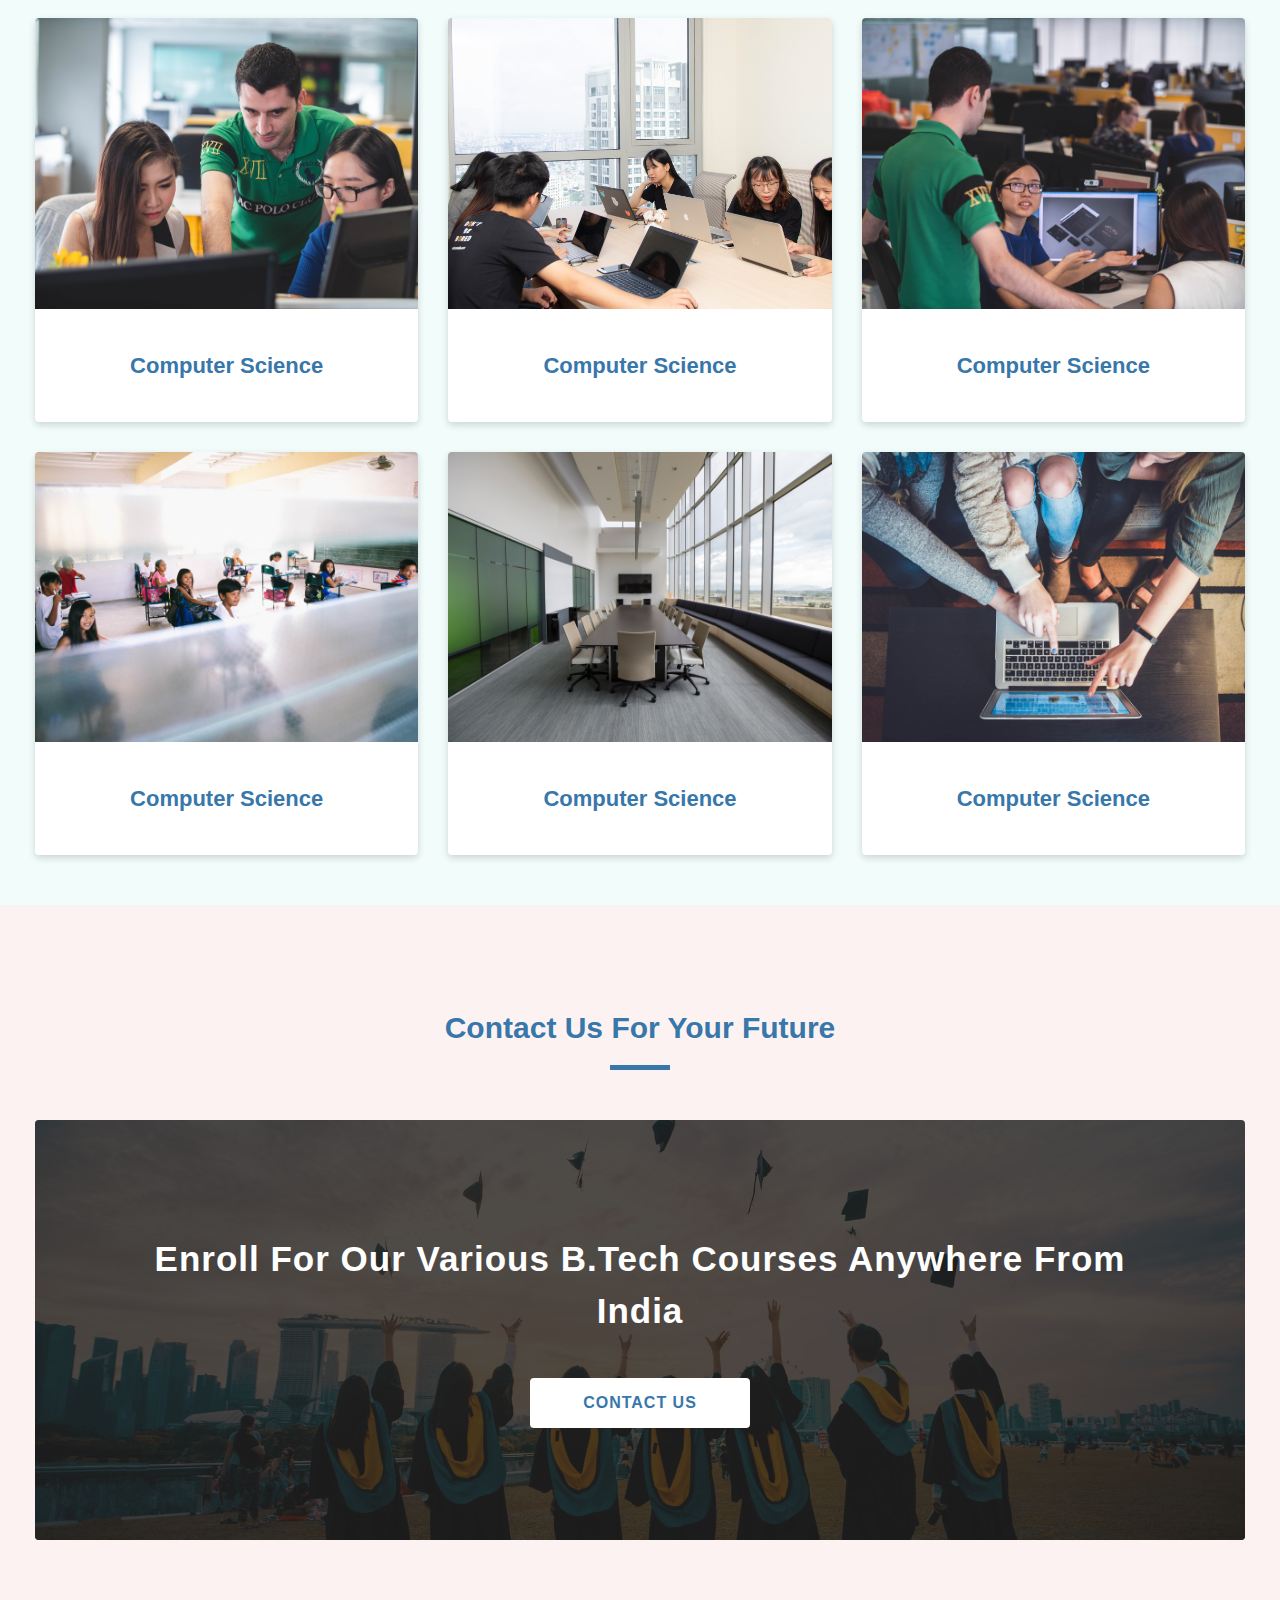
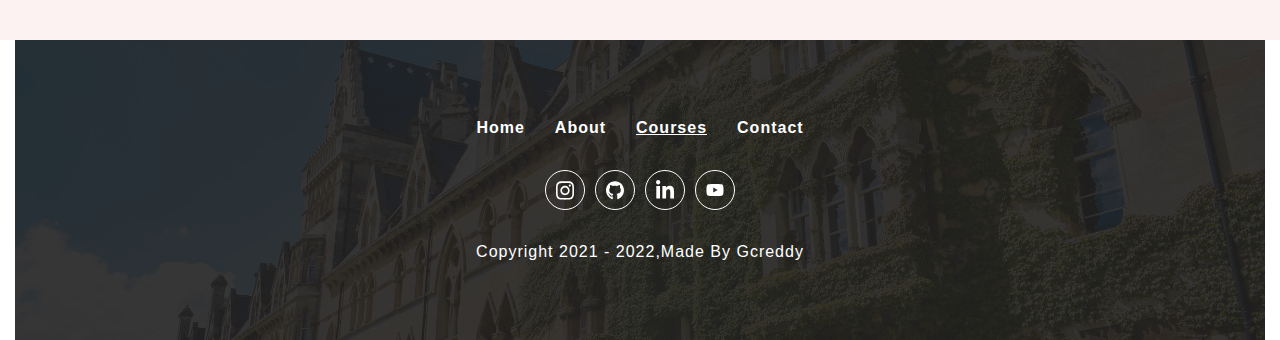
<file: stater-project1/courses.html>
<!DOCTYPE html>
<html lang="en">
<head>
  <meta charset="UTF-8">
  <meta http-equiv="X-UA-Compatible" content="IE=edge">
  <meta name="viewport" content="width=device-width, initial-scale=1.0">
  <title>Srikanth || Courses Vellore Institute of Technology</title>
  <link rel="shortcut icon" 
  href="./icons/university.svg"
  type="image/x-icon"
  />
  <link rel="stylesheet" href="./css/style.css" />
  <link rel="stylesheet" href="./css/navbar.css" />
  <link rel="stylesheet" href="./css/common.css" />
  <link rel="stylesheet" href="./css/sidebar.css" />
  <link rel="stylesheet" href="./css/footer.css" />
</head>
<body>
  <!-- nav section start -->
  <nav class="nav-container">
    <div class="nav-center wrapper">
      <div class="logo-section">
        <a href="./">
          <img src="./icons/university.svg" alt="university logo"
          class="logo"
          />
        </a>
      </div>
      <div class="hamburger">
        <img src="./icons/bars.svg" alt="sidebar open button" />
      </div>
      <div class="nav-links-main">
        <ul class="nav-links">
          <li><a href="./" class="nav-link">home</a></li>
          <li><a href="./about.html" class="nav-link">about</a></li>
          <li><a href="./courses.html" class="nav-link active">courses</a></li>
          <li><a href="./contact.html" class="nav-link">contact</a></li>
        </ul>
      </div>
      <div class="nav-social-links-main">
        <ul class="nav-social-links">
          <li class="nav-social-link">
            <a href="#">
              <img src="./icons/linkedin.svg" alt="linkedin" />
            </a>
          </li>
          <li class="nav-social-link">
            <a href="#">
              <img src="./icons/github.svg" alt="github" />
            </a>
          </li>
          <li class="nav-social-link">
            <a href="#">
              <img src="./icons/instagram.svg" alt="instagram" />
            </a>
          </li>
          <li class="nav-social-link">
            <a href="#">
              <img src="./icons/youtube.svg" alt="youtube" />
            </a>
          </li>
        </ul>
      </div>
    </div>
  </nav>
  <!-- nav section end -->
  
  <!-- sidebar section start -->
  <aside class="sidebar-container">
    <div class="sidebar-center wrapper">
      <div class="side-header">
        <div class="logo-section">
          <a href="./"
          ><img src="./icons/university.svg" alt="sidebar-logo"
          /></a>
        </div>
        <div class="close-button">
          <img src="./icons/close.svg" alt="sidebar close button" />
        </div>
      </div>
      <div class="sidebar-content paddingTopMobile">
        <div class="sidebar-links-main">
          <ul class="sidebar-links">
            <li><a href="./" class="nav-link">home</a></li>
            <li><a href="./about.html" class="nav-link">about</a></li>
            <li><a href="./courses.html" class="nav-link active">courses</a></li>
            <li><a href="./contact.html" class="nav-link">contact</a></li>
          </ul>
        </div>
      </div>
    </div>
  </aside>
  <!-- sidebar section end -->

  <!-- hero section start -->
  <div class="page-hero-container">
    <div class="page-hero">
      <div class="hero-img-component">
        <div class="img-container">
          <img 
            src="./assets/courses-banner.jpeg"
            alt="course section banner image"
            />
        </div>
      </div>
      <div class="herobox paddingBottomMobile-thirty paddingTopMobile-thirty">
        <div class="hero-content text-center wrapper text-container"
        >
          <h1 class="heading">Vellore Institute of Technology</h1>
          <div class="small-heading">select your course for future</div>
        </div>
      </div>
    </div>
  </div>
  <!-- hero section end -->

  <!-- courses section start -->
  <div class="featured-courses-container light-blue-background">
    <div class="featured-courses-center wrapper">
      <div 
      class="section-title paddingTopDesktop-hundred paddingTopMobile-fifty"
      >
      <h3 class="title">acadamic courses</h3>
      <div class="underline"></div>
    </div>
    <section class="featured-courses paddingTopDesktop-fifty
    paddingBottomDesktop-fifty
    paddingTopMobile-fifty paddingBottomMobile-fifty
    three-column-layout"
    >
    <!--single course start -->
    <article class="single-course">
      <div class="img-container">
        <img src="./assets/course-1.jpeg" alt="course one" />
      </div>
      <div class="course-title">
        <p>computer science</p>
      </div>
    </article>
    <!--single course end -->
    <!--single course start -->
    <article class="single-course">
      <div class="img-container">
        <img src="./assets/course-2.jpeg" alt="course one" />
      </div>
      <div class="course-title">
        <p>computer science</p>
      </div>
    </article>
    <!--single course end -->
    <!--single course start -->
    <article class="single-course">
      <div class="img-container">
        <img src="./assets/course-3.jpeg" alt="course one" />
      </div>
      <div class="course-title">
        <p>computer science</p>
      </div>
    </article>
    <!--single course end -->
    <!--single course start -->
    <article class="single-course">
      <div class="img-container">
        <img src="./assets/course-4.jpeg" alt="course one" />
      </div>
      <div class="course-title">
        <p>computer science</p>
      </div>
    </article>
    <!--single course end -->
    <!--single course start -->
    <article class="single-course">
      <div class="img-container">
        <img src="./assets/course-5.jpeg" alt="course one" />
      </div>
      <div class="course-title">
        <p>computer science</p>
      </div>
    </article>
    <!--single course end -->
    <!--single course start -->
    <article class="single-course">
      <div class="img-container">
        <img src="./assets/course-6.jpeg" alt="course one" />
      </div>
      <div class="course-title">
        <p>computer science</p>
      </div>
    </article>
    <!--single course end -->
    <!--single course start -->
    <article class="single-course">
      <div class="img-container">
        <img src="./assets/course-7.jpeg" alt="course one" />
      </div>
      <div class="course-title">
        <p>computer science</p>
      </div>
    </article>
    <!--single course end -->
    <!--single course start -->
    <article class="single-course">
      <div class="img-container">
        <img src="./assets/course-8.jpeg" alt="course one" />
      </div>
      <div class="course-title">
        <p>computer science</p>
      </div>
    </article>
    <!--single course end -->
    <!--single course start -->
    <article class="single-course">
      <div class="img-container">
        <img src="./assets/course-9.jpeg" alt="course one" />
      </div>
      <div class="course-title">
        <p>computer science</p>
      </div>
    </article>
    <!--single course end -->
    <!--single course start -->
    <article class="single-course">
      <div class="img-container">
        <img src="./assets/course-10.jpeg" alt="course one" />
      </div>
      <div class="course-title">
        <p>computer science</p>
      </div>
    </article>
    <!--single course end -->
    <!--single course start -->
    <article class="single-course">
      <div class="img-container">
        <img src="./assets/course-11.jpeg" alt="course one" />
      </div>
      <div class="course-title">
        <p>computer science</p>
      </div>
    </article>
    <!--single course end -->
    <!--single course start -->
    <article class="single-course">
      <div class="img-container">
        <img src="./assets/course-12.jpeg" alt="course one" />
      </div>
      <div class="course-title">
        <p>computer science</p>
      </div>
    </article>
    <!--single course end -->
    </section>
    </div>
  </div>
  <!--courses section start -->
  <!-- contact promotion section start -->
  <div class="contact-promotion-container light-pink-background">
    <div class="contact-promotion-center wrapper">
      <div class="section-title paddingTopDesktop-hundred paddingTopMobile-fifty"
      >
        <h3 class="title">contact us for your future</h3>
        <div class="underline"></div>
      </div>
      <section
       class="contact-promotion paddingTopDesktop-fifty
       paddingTopMobile-fifty paddingBottomDesktop-hundred paddingBottomMobile-fifty"
       >
        <div class="contact-promo-img">
          <img
            src="./assets/contact-promotion.jpeg"
            alt="contact us promotion image"
            />
            <div class="contact-info-container text-center text-container">
              <h2 class="contact-heading">
              enroll for our various b.tech courses anywhere from
              india
           </h2>
           <a href="./contact.html"
           class="button-primary-light">contact us</a>
            </div>
        </div>
      </section>
    </div>
  </div>
  <!-- contact promotion section end -->
  <!-- footer section start -->
  <footer class="footer-container">
    <div class="footer-center wrapper">
      <div class="footer-links-main">
      <ul class="footer-links">
        <li><a href="./" class="footer-link">home</a></li>
        <li><a href="./about.html" class="footer-link">about</a></li>
        <li><a href="./courses.html" class="footer-link active">courses</a></li>
        <li><a href="./contact.html" class="footer-link">contact</a></li>
        </ul>  
      </div>
      <div class="social-links-main">
        <ul class="social-links">
          <li class="social-link">
            <a href="#"
            ><img src="./icons/instagram.svg" alt="instagram"
            /></a>
          </li>
          <li class="social-link">
            <a href="#"
            ><img src="./icons/github.svg" alt="github"
            /></a>
          </li>
          <li class="social-link">
            <a href="#"
            ><img src="./icons/linkedin.svg" alt="linkedin"
            /></a>
          </li>
          <li class="social-link">
            <a href="#"
            ><img src="./icons/youtube.svg" alt="youtube"
            /></a>
          </li>
        </ul>
      </div>
      <div class="footer-copy-right">
        <p>copyright 2021 - <span class="copyright-date">2022</span>,made by gcreddy</p>
      </div>
    </div>
  </footer>
  <!-- footer section end -->
   <!-- script -->
   <script src="./js/app.js"></script>
  </body>
</html>
</file>
<file: stater-project1/css/style.css>
/* global variables */
:root {
    --clr-primary: #3777aa;
    --clr-primary-light: #2284d3;
    --clr-white: #ffffff;
    --clr-white-light: #f0f0f0;
    --clr-shadow: #00000029;
    --clr-black: #333333;
    --clr-black-30: #2220204d;
    --clr-black-80: #222020cc;
    --clr-black-90: #212020e6;
    --clr-pink-light: #fdf2f2;
    --clr-blue-light: #f2fdfb;
      
    --font-family: Arial, Helvetica, sans-serif;
    --box-shadow-light: 0px 3px 7px var(--clr-shadow);
    --box-shadow-dark: 0px 3px 7px var(--clr-black-30);
    --transition: all 0.3s linear;
    --radius: 4px;
}

/* global styles */
*,
::after,
::before {
    margin: 0px;
    padding: 0px;
    box-sizing: border-box;
}
*:focus {
    outline-width: 2px;
    outline-offset: 1px;
    outline-color: var(--clr-primary);
}
body {
    color: var(--clr-black);
    background: var(--clr-white);
    font-family: var(--font-family);
    line-height: 1.5;
}
ul {
   list-style-type: none;
}
a {
    text-decoration: none;
}
img {
    display: block;
}

/* global classes */
.wrapper {
  width: 100%;
  padding-left: 20px;
  padding-right: 20px;
  max-width: 1250px;
  margin-left: auto;
  margin-right: auto;
}
.text-container {
    max-width: 1000px;
    margin-left: auto;
    margin-right: auto;
}
.display-block {
    display: block !important;
}
.text-center {
    text-align: center;
}
.text-left {
    text-align: left;
}
.text-right {
    text-align: right;
}

@media screen and (max-width: 991px) {
    .full-width-mobile {
        width: 100%;
    }  
}

@media screen and (min-width: 992px) {
    .full-width-desktop {
        width: 100%;
   }
}
.light-pink-background {
    background: var(--clr-pink-light);
}
.light-blue-background {
    background: var(--clr-blue-light);
}
.section-title .title {
  font-size: 30px;
  font-weight: bold;
  text-transform: capitalize;
  text-align: center;
  margin-bottom: 15px;
  color: var(--clr-primary);
}
.section-title .underline {
    width: 60px;
    height: 5px;
    background: var(--clr-primary);
    margin-left: auto;
    margin-right: auto;
}
.button-primary-dark, .button-primary-light {
    font-weight: bold;
    text-transform: uppercase;
    border: none;
    cursor: pointer;
    height: 45px;
    transition: var(--transition);
    font-size: 16px;
    letter-spacing: 1px;
    padding-left: 20px;
    padding-right: 20px;
    min-width: 200px;
    display: inline-flex;
    justify-content: center;
    align-items: center;
    border-radius: var(--radius);
}
.button-primary-dark {
    background: var(--clr-primary);
    color: var(--clr-white);
}
.button-primary-light {
    background: var(--clr-white);
    color: var(--clr-primary);
}
.button-primary-dark:hover {
    background: var(--clr-primary-light);
}
.button-primary-light:hover {
    background: var(--clr-white-light);
}
.primary-input .primary-textarea {
    height: 45px;
    font-size: 16px;
    line-height: 25px;
    padding-left: 15px;
    padding-right: 15px;
    border-radius: calc(var(--radius) - 2px);
    border: 1px solid var(--clr-shadow);
    letter-spacing: 1px;
    font-family: var(--font-family);
}
.primary-textarea {
    height: unset;
    padding-top: 15px;
    padding-bottom: 15px;
    resize: vertical;
}
.primary-input::placeholder,
.primary-textarea::placeholder {
    text-transform: capitalize;
}
@media screen and (min-width: 992px) {
    .button-primary-dark,
    .button-primary-light {
        height: 50px;
        min-width: 220px;
    }
    .primary-input {
        height: 50px;
    }   
}

@keyframes bounceAnimation {
   0% {
    transform: scale(0.8);
   }
   100% {
    transform: scale(1.1);
   }
}
</file>
<file: stater-project1/css/navbar.css>
/* navbar styles */
.nav-container {
    background: var(--clr-black-90);
    width: 100%;
    min-height: 50px;
    display: flex;
    justify-content: center;
    align-items: center;
    top: -70px;
}
.nav-container.sticky-nav {
    position: fixed;
    top: 0;
    left: 0;
    z-index: 9;
    transition: var(--transition);
}
.nav-center {
    width: 100%;
    display: grid;
    grid-template-columns: repeat(2, 1fr);
    align-items: center;
    justify-content: center;
}
.nav-links-main {
    display: none;
}
.nav-social-links-main {
    display: none;
}
.nav-container .logo-section {
    width: 30px;
}
.nav-container .hamburger {
    width: 25px;
    display: flex;
    justify-self: flex-end;
}
@media screen and (min-width: 992px) {
    .nav-container {
        min-height: 70px;
    }
    .nav-center {
        grid-template-columns: repeat(3, 1fr);
    }
    .nav-container .logo-section {
        width: 50px;
        cursor: pointer;
    }
    .nav-container .hamburger {
    display: none;
}
    .nav-container .nav-links-main {
        display: flex;
    }
     .nav-container .nav-links {
        display: flex;
        column-gap: 30px;
    }
    .nav-container .nav-link {
        color: var(--clr-white);
        font-size: 16px;
        text-transform: capitalize;
        font-weight: bold;
        letter-spacing: 1px;
        padding: 5px 10px;
        border-radius: var(--radius);
        transition: var(--transition);
    }
    .nav-container .nav-link.active,
    .nav-container .nav-link:hover {
        background: var(--clr-white-light);
        color: var(--clr-black);
    }
    .nav-container .nav-social-links-main {
        display: flex;
        justify-self: flex-end;
    }
    .nav-social-links-main .nav-social-links {
        display: flex;
        column-gap: 10px;
        justify-content: center;
        align-items: center;
    }
    .nav-social-links .nav-social-link {
        width: 30px;
        height: 30px;
        border: 1px solid var(--clr-white);
        border-radius: 50%;
        display: flex;
        justify-content: center;
        align-items: center;
    }
    .nav-social-links-main .nav-social-link:hover {
        transition: var(--transition);
        transform: translateY(-3px);
    }
    .nav-container .nav-social-link img {
        width: 14px;
    }
}
</file>
<file: stater-project1/css/common.css>
/* hero page container */
.page-hero-container {
    width: 100%;
}
.page-hero-container .hero-img-component {
    aspect-ratio: 375/220;
    overflow: hidden;
}
.page-hero-container .img-container,
.page-hero-container img {
    width: 100%;
    height: 100%;
    object-fit: cover;
}
.page-hero-container .herobox {
    width: 100%;
    background: var(--clr-primary);
    min-height: 250px;
    display: flex;
    justify-content: center;
    align-items: center;
}
.page-hero-container .hero-content {
    display: flex;
    flex-direction: column;
    row-gap: 30px;
}
.page-hero-container .heading {
    color: var(--clr-white);
    font-size: 24px;
    letter-spacing: 1px;
}
.page-hero-container .desc {
    color: var(--clr-white);
    font-size: 16px;
    font-weight: bold;
    letter-spacing: 1px;
}
.page-hero-container .small-heading {
    font-size: 18px;
    letter-spacing: 1px;
    text-transform: uppercase;
    color: var(--clr-white);
    font-weight: bold;
}
@media screen and (min-width: 992px) {
   .page-hero-container {
    position: relative;
   }
   .page-hero-container .hero-img-component {
    aspect-ratio: 1920/700;
   }
   .home-page.page-hero-container .hero-img-component {
    aspect-ratio: 1920/1080;
   } 
   .page-hero-container .hero-img-component::before {
    content: "";
    position: absolute;
    width: 100%;
    height: 100%;
    top: 0;
    left: 0;
    background: var(--clr-black-80);
   }
   .page-hero-container .herobox {
    position: absolute;
    top: 50%;
    left: 50%;
    transform: translate(-50%, -50%);
    background: transparent;
   }
   .page-hero-container .heading {
    font-size: 64px;
   }
   .page-hero-container .small-heading {
    font-size: 34px;
   }
   .page-hero-container .home-button {
    animation: bounceAnimation 3s linear infinite alternate;
   }
}
/* contact promotion styles */
.contact-promotion {
    width: 100%;
}
.contact-promotion .contact-promo-img {
    position: relative;
    aspect-ratio: 355/400;
    overflow: hidden;
    border-radius: var(--radius);
}
.contact-promotion .contact-promo-img::before {
    position: absolute;
    content: "";
    width: 100%;
    height: 100%;
    top: 0;
    left: 0;
    background: var(--clr-black-80);
} 
.contact-promotion .contact-promo-img img {
    width: 100%;
    height: 100%;
    object-fit: cover;
}
.contact-promotion .contact-info-container {
    position: absolute;
    width: 100%;
    height: 100%;
    top: 50%;
    left: 50%;
    transform: translate(-50%, -50%);
    display: flex;
    flex-direction: column;
    row-gap: 40px;
    align-items: center;
    justify-content: center;
}
.contact-promotion .contact-info-container .contact-heading {
    font-size: 30px;
    color: var(--clr-white);
    letter-spacing: 1px;
    text-transform: capitalize;
}
@media screen and (min-width: 992px) {
   .contact-promotion .contact-promo-img {
    aspect-ratio: 1259/437;
   } 
}
.contact-promotion .contact-info-container .contact-heading {
   font-size: 35px;
}

/* featured courses */
.single-course {
    width: 100%;
    background: var(--clr-white);
    height: 100%;
    box-shadow: var(--box-shadow-light);
    border-radius: var(--radius);
    transition: var(--transition);
  }
  .single-course:hover {
      transform: translateY(-2px) scale(1.002);
      box-shadow: var(--box-shadow-dark);
    }
  .single-course .img-container {
    aspect-ratio: 355/250;
    overflow: hidden;
  }
  .single-course .img-container img {
      width: 100%;
      height: 100%;
      object-fit: cover;
      border-top-left-radius: var(--radius);
      border-top-right-radius: var(--radius);
      transition: var(--transition);
  }
  .single-course .course-title p {
    font-size: 22px;
    text-transform: capitalize;
    text-align: center;
    font-weight: bold;
    color: var(--clr-primary);
    padding: 10px;
    margin: 10px;
    margin-top: 30px;
    margin-bottom: 30px;
  }
  @media screen and (min-width: 992px) {
    .single-course .img-container {
      aspect-ratio: 396/300;
    }
    .single-course:hover img {
      transform: scale(1.05) rotateZ(2deg);
    }
  }
  
  /* layout classes */
  .three-column-layout {
    display: grid;
    grid-template-columns: 1fr;
    gap: 30px;
  }
  @media screen and (min-width: 769px) {
    .three-column-layout {
      grid-template-columns: 1fr 1fr;
    }
  }
  @media screen and (min-width: 992px) {
    .three-column-layout {
      grid-template-columns: 1fr 1fr 1fr;
    }   
  }

/* padding classes */
@media screen and (max-width: 991px) {
    .paddingTopMobile-ten {
        padding-top: 10px !important;
    }
    .paddingTopMobile-twenty {
        padding-top: 20px !important;
    }
    .paddingTopMobile-thirty {
        padding-top: 30px !important;
    }
    .paddingTopMobile-fourty {
        padding-top: 40px !important;
    }
    .paddingTopMobile-fifty {
        padding-top: 50px !important;
    }
    .paddingBottomMobile-ten {
        padding-Bottom: 10px !important;
    }
    .paddingBottomMobile-twenty {
        padding-Bottom: 20px !important;
    }
    .paddingBottomMobile-thirty {
        padding-Bottom: 30px !important;
    }
    .paddingBottomMobile-fourty {
        padding-Bottom: 40px !important;
    }
    .paddingBottomMobile-fifty {
        padding-Bottom: 50px !important;
    }
    }
    @media screen and (min-width: 992px) {
    .paddingTopDesktop-ten {
        padding-top: 10px !important;
    }
    .paddingTopDesktop-twenty {
        padding-top: 20px !important;
    }
    .paddingTopDesktop-thirty {
        padding-top: 30px !important;
    }
    .paddingTopDesktop-fourty {
        padding-top: 40px !important;
    }
    .paddingTopDesktop-fifty {
        padding-top: 50px !important;
    }
    .paddingTopDesktop-sixty {
        padding-top: 60px !important;
    }
    .paddingTopDesktop-seventy {
        padding-top: 70px !important;
    }
    .paddingTopDesktop-eighty {
        padding-top: 80px !important;
    }
    .paddingTopDesktop-ninety {
        padding-top: 90px !important;
    }
    .paddingTopDesktop-hundred {
        padding-top: 100px !important;
    }
    .paddingBottomDesktop-ten {
        padding-Bottom: 10px !important;
    }
    .paddingBottomDesktop-twenty {
        padding-Bottom: 20px !important;
    }
    .paddingBottomDesktop-thirty {
        padding-Bottom: 30px !important;
    }
    .paddingBottomDesktop-fourty {
        padding-Bottom: 40px !important;
    }
    .paddingBottomDesktop-fifty {
        padding-Bottom: 50px !important;
    }
    .paddingBottomDesktop-sixty {
        padding-Bottom: 60px !important;
    }
    .paddingTopDesktop-seventy {
        padding-top: 70px !important;
    }
    .paddingBottomDesktop-eighty {
        padding-Bottom: 80px !important;
    }
    .paddingBottomDesktop-ninety {
        padding-Bottom: 90px !important;
    }
    .paddingBottomDesktop-hundred {
        padding-Bottom: 100px !important;
    }
    }
</file>
<file: stater-project1/css/sidebar.css>
/* sidebar styles */
.sidebar-container {
    background: var(--clr-black);
    width: 100%;
    height: 100vh;
    position: fixed;
    top: 0;
    left: -100%;
    transition: var(--transition);
    opacity: 0;
    z-index: 10;
}
.sidebar-container.show-sidebar{
    left: 0%;
    opacity: 1;
}
.sidebar-container .logo-section {
    width: 30px;
}
.sidebar-container .close-button {
    width: 25px;
}
.sidebar-container .side-header {
    width: 100%;
    display: flex;
    justify-content: space-between;
    align-items: center;
    min-height: 50px;
}
.sidebar-container .sidebar-content {
    width: 100%;
    height: 100%;
    display: flex;
    justify-content: center;
}
.sidebar-container .sidebar-links {
    display: flex;
    flex-direction: column;
    row-gap: 30px;
    align-items: center;
}
.sidebar-container .sidebar-links .nav-link {
    color: var(--clr-white);
    text-transform: capitalize;
    letter-spacing: 1px;
    padding: 5px 10px;
    border-radius: var(--radius);
    font-size: 16px;
    font-weight: bold;
}
.sidebar-container .sidebar-links .nav-link.active{
    background-color: var(--clr-white);
    color: var(--clr-black);
}
</file>
<file: stater-project1/css/footer.css>
/* footer styles */
.footer-container .footer-center {
    width: 100%;
    min-height: 300px;
    position: relative;
    z-index: 1;
    display: flex;
    justify-content: center;
    align-items: center;
    background: url("./../assets/footer-img.jpeg") no-repeat center/cover;
}
.footer-container .footer-center::before {
    content: "";
    width: 100%;
    height: 100%;
    position: absolute;
    top: 0;
    left: 0;
    background: var(--clr-black-90);
    z-index: -1;
}
.footer-container .footer-center {
    display: flex;
    flex-direction: column;
    row-gap: 30px;
}
.footer-container .footer-links {
    display: flex;
    justify-content: center;
    column-gap: 30px;
    align-items: center;
}
.footer-container .footer-link {
    font-size: 16px;
    color: var(--clr-white);
    text-transform: capitalize;
    letter-spacing: 1px;
    transition: var(--transition);
    font-weight: bold;
}
.footer-container .footer-link.active,
.footer-container .footer-link:hover {
    text-decoration: underline;
}
.footer-container .social-links {
    display: flex;
    justify-content: center;
    align-items: center;
    column-gap: 10px;
}
.footer-container .social-link {
    width: 40px;
    height: 40px;
    border: 1px solid var(--clr-white);
    border-radius: 50%;
    display: flex;
    justify-content: center;
    align-items: center;
    transition: var(--transition);
}
.footer-container .social-link img {
    width: 18px;
}
.footer-container .social-link:hover {
    transform: translateY(-3px);
}
.footer-copy-right p {
    font-size: 16px;
    color: var(--clr-white);
    letter-spacing: 1px;
    line-height: 24px;
    text-transform: capitalize;
    text-align: center;
}
</file>
<file: stater-project1/css/home.css>
/* our campuses section styles */
.each-campus {
    width: 100%;
    border-radius: var(--radius);
    background: var(--clr-white);
    box-shadow: var(--box-shadow-light);
    transition: var(--transition);
}
.each-campus:hover {
    box-shadow: var(--box-shadow-dark);
    transform: translateY(2px) scale(1.002);
}
.each-campus .img-container {
    aspect-ratio: 355/250;
    position: relative;
}
.each-campus .img-container .share-icon-campus {
    width: 50px;
    height: 50px;
    position: absolute;
    left: 50%;
    bottom: 0%;
    transform: translate(-50%, 50%);
    border-radius: 50%;
    background-color: var(--clr-white);
    display: flex;
    justify-content: center;
    align-items: center;
    padding: 10px;
    transition: var(--transition);
    border: 7px solid var(--clr-pink-light);
}
.each-campus .img-container .share-icon-campus:hover {
    border-color: var(--clr-blue-light);
    background: var(--clr-pink-light);
}
.each-campus .img-container img {
    width: 100%;
    height: 100%;
    object-fit: cover;
    border-top-left-radius: var(--radius);
    border-top-right-radius: var(--radius);
}
.each-campus .campus-info {
    margin-top: 50px;
    margin-bottom: 30px;
    padding-left: 10px;
    padding-right: 10px;
}
.each-campus .campus-info .campus-title {
    font-size: 22px;
    text-transform: capitalize;
    color: var(--clr-primary);
    letter-spacing: 1px;
}
.each-campus .campus-info .desc {
    font-size: 16px;
    letter-spacing: 1px;
    margin-top: 25px;
    margin-bottom: 25px;
    display: -webkit-box;
    -webkit-line-clamp: 3;
    -webkit-box-orient: vertical;
    overflow: hidden;
}
.each-campus .campus-info .address {
    font-size: 16px;
    letter-spacing: 1px;
    text-transform: capitalize;
    color: var(--clr-primary);
}
@media screen and (min-width: 992px){
  .each-campus .img-container {
    aspect-ratio: 396/250;
  }  
}

/* our facilites styles */
.each-facility {
    width: 100%;
    background: var(--clr-white);
    box-shadow: var(--box-shadow-light);
    transition: var(--transition);
    border-radius: var(--radius);
 }
 .each-facility:hover {
     transform: translateY(2px) scale(1.002);
     box-shadow: var(--box-shadow-dark);
 }
 .each-facility .img-container {
     aspect-ratio: 355/250;
     overflow: hidden;
 }
 .each-facility .img-container img {
     width: 100%;
     height: 100%;
     object-fit: cover;
     border-top-left-radius: var(--radius);
     border-top-right-radius: var(--radius);
 }
 .each-facility .facility-info .facility-title {
     font-size: 16px;
     color: var(--clr-primary);
     text-transform: capitalize;
     letter-spacing: 1px;
 }
 .each-facility .facility-info .facility-desc {
     font-size: 16px;
     letter-spacing: 1px;
     font-weight: bold;
     padding-left: 10px;
     padding-right: 10px;
     margin-top: 25px;
     display: -webkit-box;
     -webkit-line-clamp: 3;
     -webkit-box-orient: vertical;
     overflow: hidden;
 }
</file>
<file: stater-project1/css/singlefeatured.css>
/* single featured component styles */
.single-featured-container {
    width: 100%;
}
.single-featured-container .single-featured-image {
    width: 100%;
    aspect-ratio: 355/300;
    overflow: hidden;
    border-radius: var(--radius);
}
.single-featured-image img {
    width: 100%;
    height: 100%;
    object-fit: cover;
    border-radius: var(--radius);
}
.single-featured-text-component .about-info {
    display: flex;
    flex-direction: column;
    gap: 30px;
}
.single-featured-text-component .about-info p {
    font-size: 16px;
    letter-spacing: 1px;
}
.single-featured-text-component .contact-us-form {
    display: flex;
    flex-direction: column;
    gap: 30px;
    align-items: flex-start;
}
@media screen and (min-width: 992px) {
    .single-featured {
        display: flex;
        justify-content: space-between;
        align-items: center;
    }
    .single-featured-container.reverse-content .single-featured {
        flex-direction: row-reverse;
      }
    .single-featured-image,
    .single-featured-text-component {
      flex: 0 0 calc(50% - 30px);  
    }
    .single-featured-container .single-featured-image {
        aspect-ratio: 625/550;
    }
}
</file>
